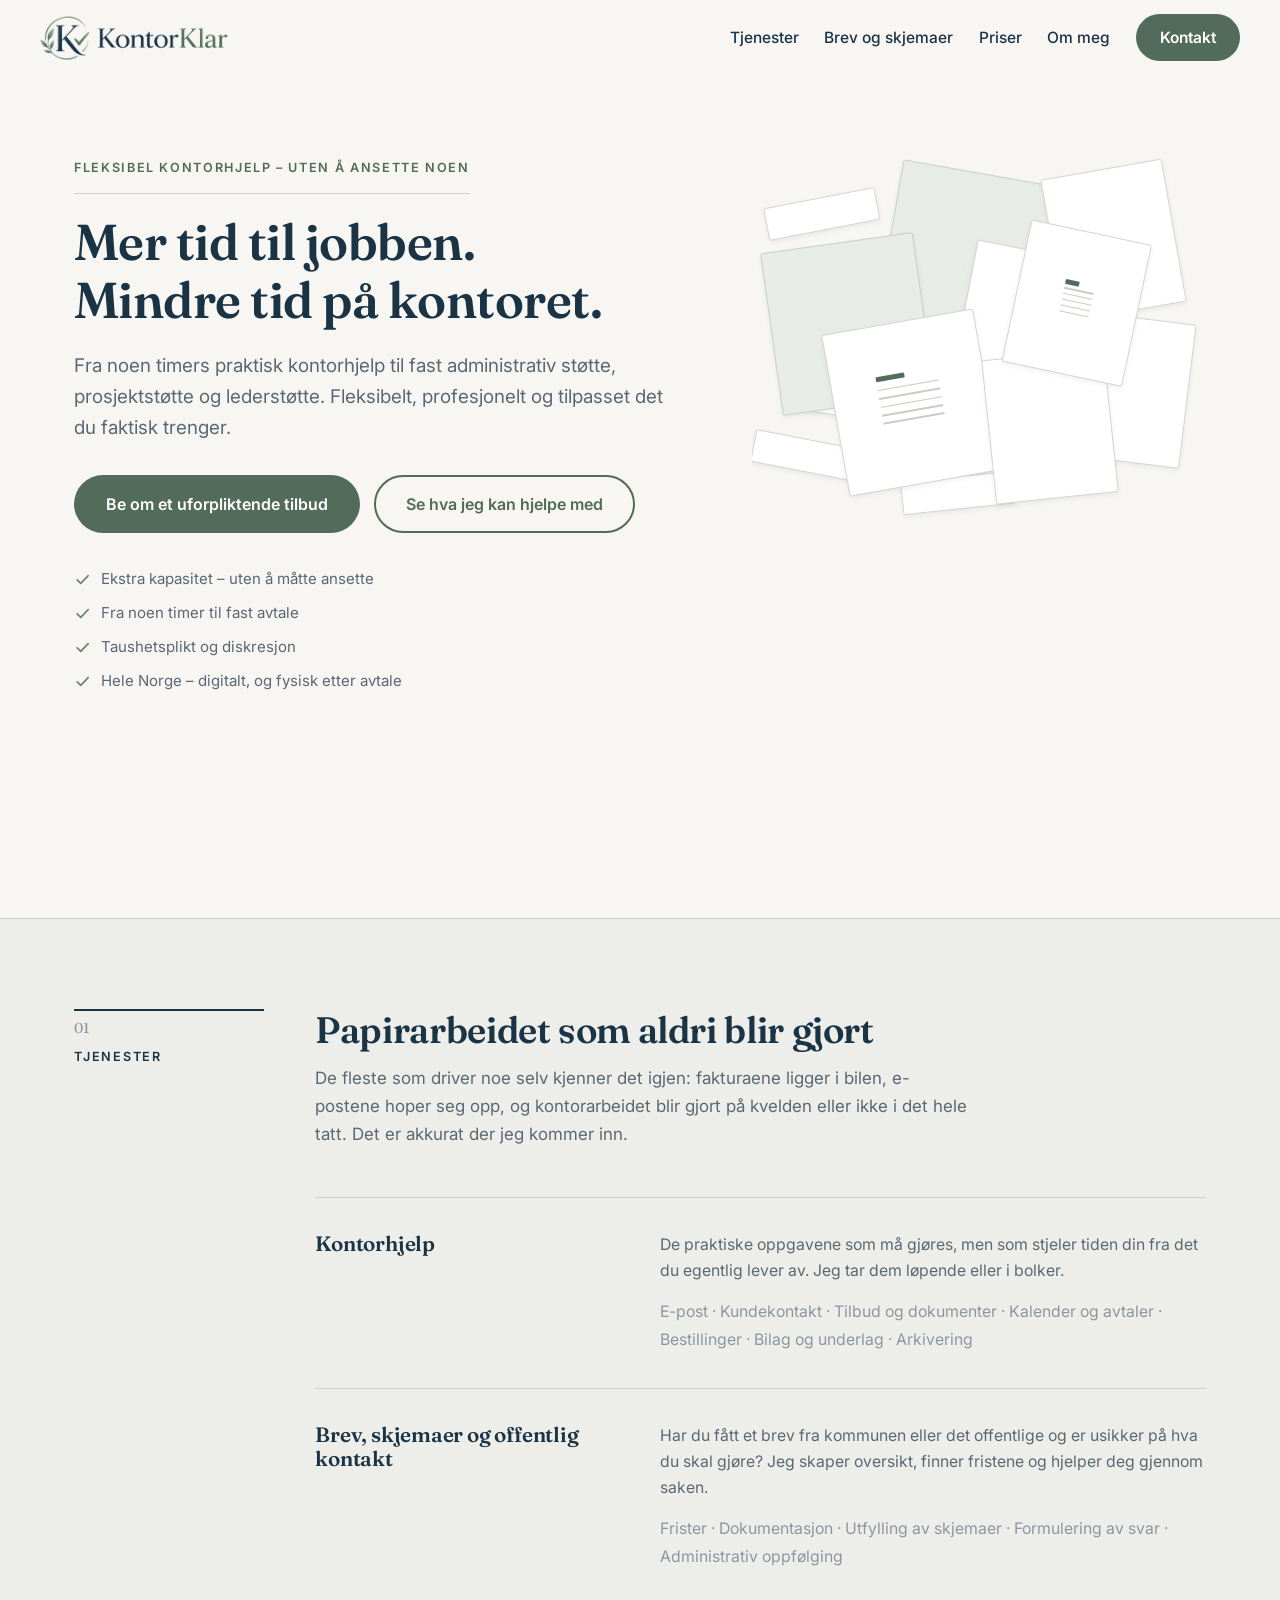
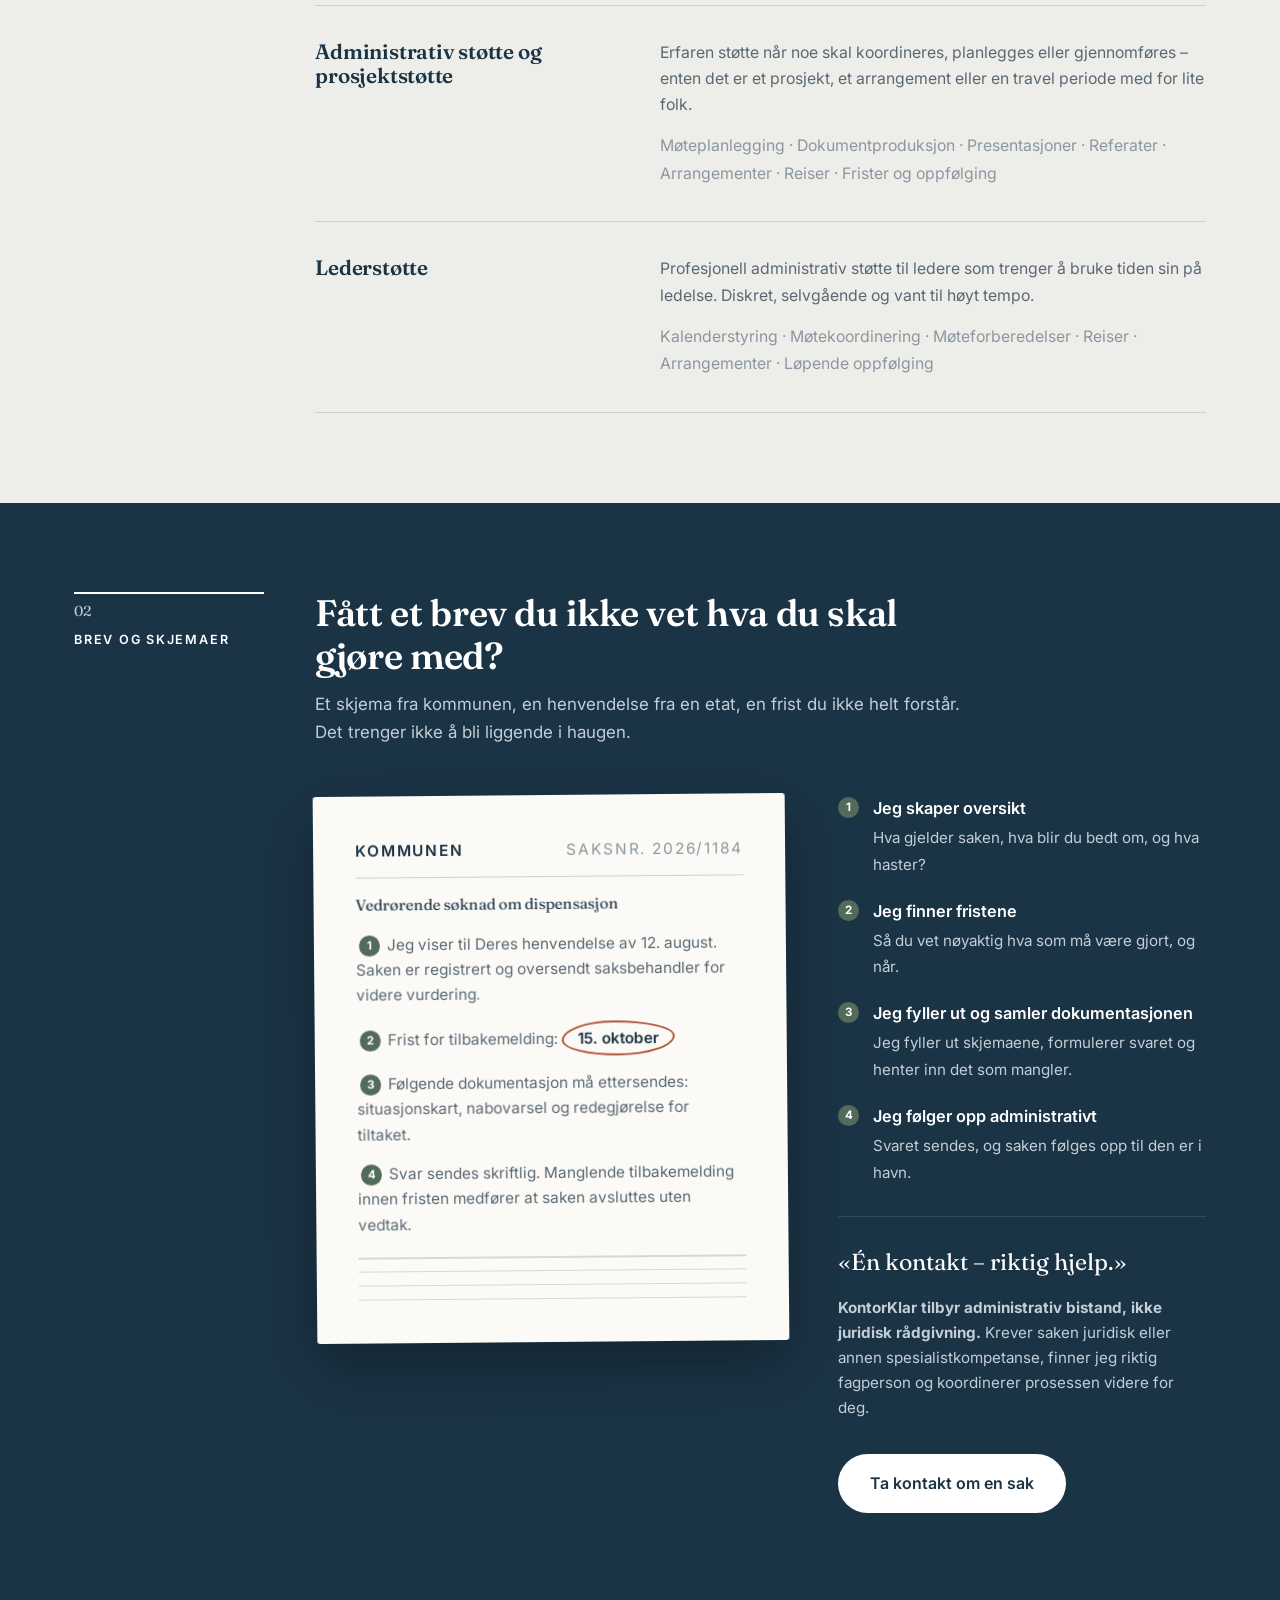
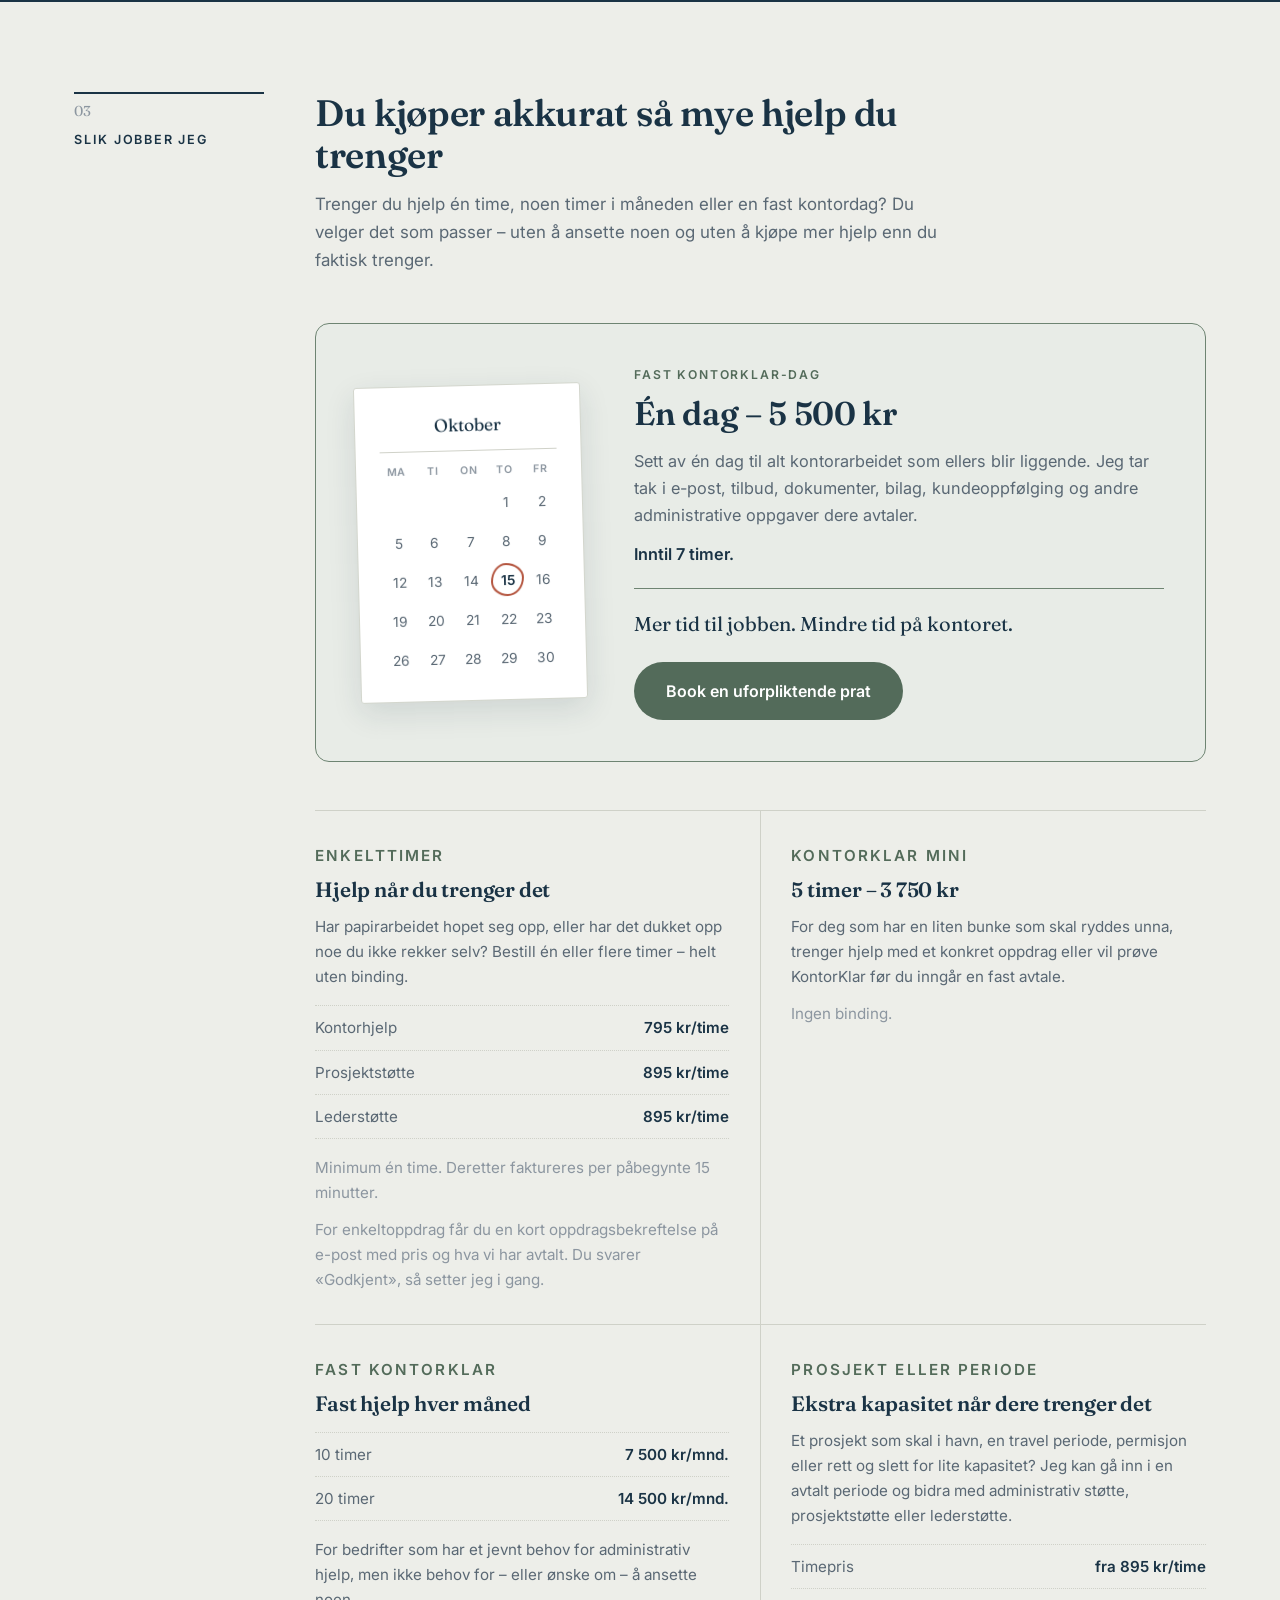
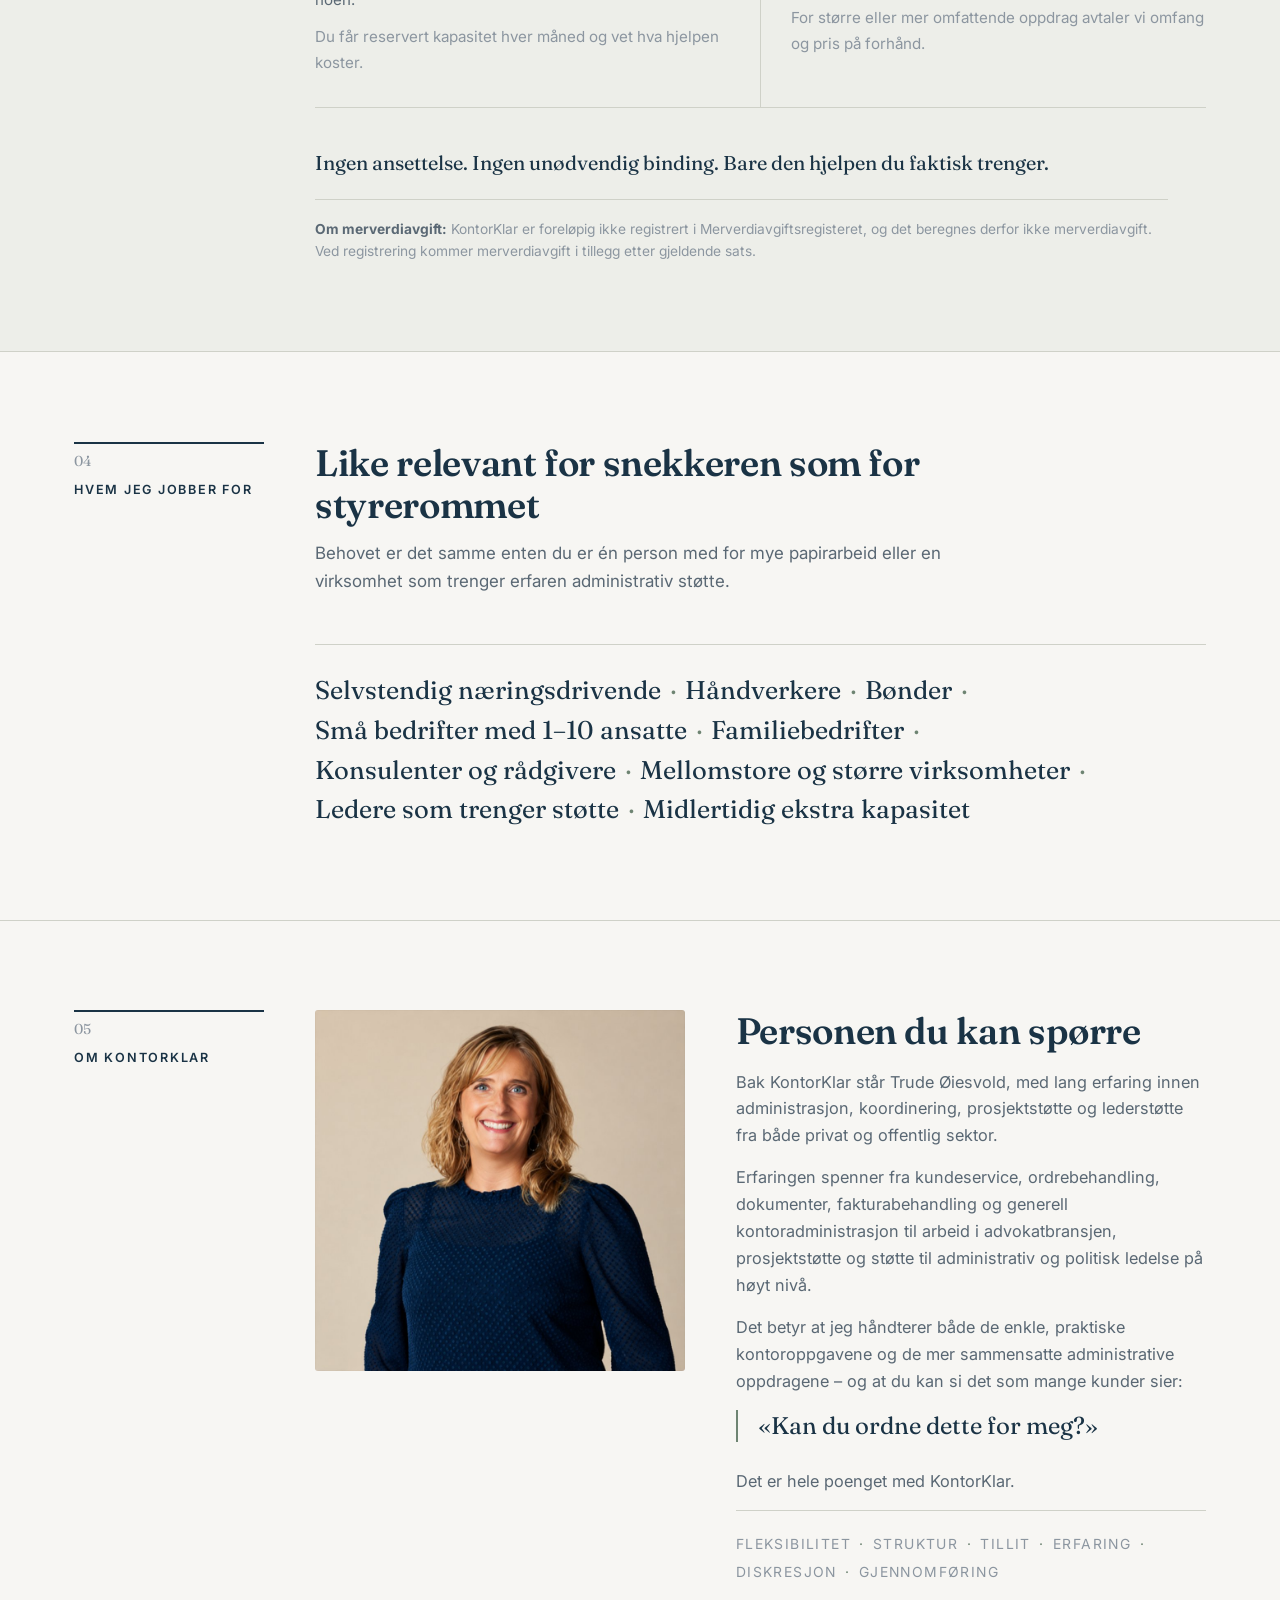
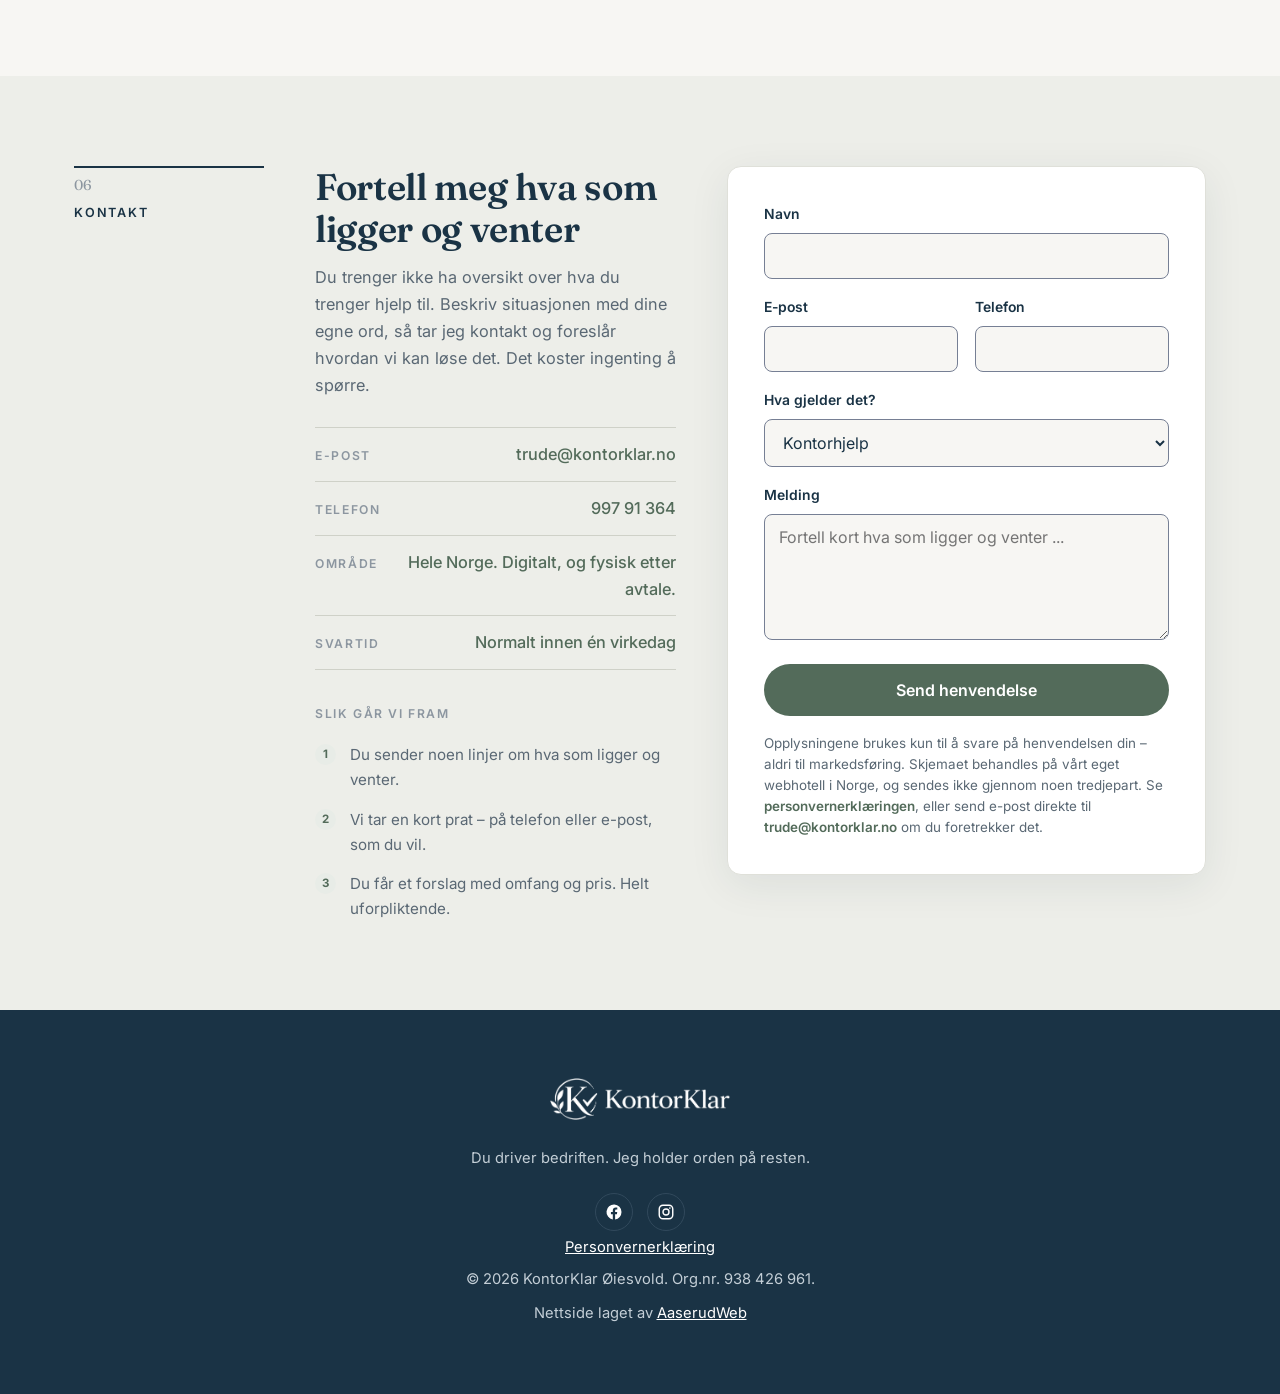
<file: index.html>
<!DOCTYPE html>
<html lang="no">
<head>
<meta charset="UTF-8">
<meta name="viewport" content="width=device-width, initial-scale=1.0">

<title>KontorKlar | Fleksibel kontorhjelp og administrativ støtte</title>
<meta name="description" content="KontorKlar tilbyr fleksibel kontorhjelp, administrativ støtte, prosjektstøtte og lederstøtte – fra noen timer ved behov til fast avtale. For håndverkere, bønder, små bedrifter og større virksomheter.">
<link rel="canonical" href="https://kontorklar.no/">

<!-- Open Graph (deling på Facebook, LinkedIn, m.m.) -->
<meta property="og:type" content="website">
<meta property="og:site_name" content="KontorKlar">
<meta property="og:locale" content="nb_NO">
<meta property="og:title" content="KontorKlar | Fleksibel kontorhjelp og administrativ støtte">
<meta property="og:description" content="Mer tid til jobben. Mindre tid på kontoret. Fra noen timers praktisk kontorhjelp til fast administrativ støtte, prosjektstøtte og lederstøtte.">
<meta property="og:url" content="https://kontorklar.no/">
<meta property="og:image" content="https://kontorklar.no/bilder/og-image.png">
<meta property="og:image:width" content="1200">
<meta property="og:image:height" content="630">
<meta property="og:image:alt" content="KontorKlar – fleksibel kontorhjelp og administrativ støtte">

<!-- Twitter/X -->
<meta name="twitter:card" content="summary_large_image">
<meta name="twitter:title" content="KontorKlar | Fleksibel kontorhjelp og administrativ støtte">
<meta name="twitter:description" content="Mer tid til jobben. Mindre tid på kontoret. Fleksibel kontorhjelp, administrativ støtte, prosjektstøtte og lederstøtte.">
<meta name="twitter:image" content="https://kontorklar.no/bilder/og-image.png">

<link rel="preconnect" href="https://fonts.googleapis.com">
<link rel="preconnect" href="https://fonts.gstatic.com" crossorigin>
<link href="https://fonts.googleapis.com/css2?family=Fraunces:opsz,wght@9..144,500;9..144,600&family=Inter:wght@400;500;600;700&display=swap" rel="stylesheet">
<link rel="stylesheet" href="css/style.css?v=4">

<link rel="icon" type="image/png" href="favicon.png">

<!-- Strukturert data: forteller Google at dette er en lokal tjenestevirksomhet -->
<script type="application/ld+json">
{
  "@context": "https://schema.org",
  "@type": "ProfessionalService",
  "@id": "https://kontorklar.no/#business",
  "name": "KontorKlar",
  "alternateName": "KontorKlar – kontorhjelp og administrativ støtte",
  "description": "Fleksibel kontorhjelp, administrativ støtte, prosjektstøtte og lederstøtte til selvstendig næringsdrivende, håndverkere, bønder, små bedrifter og større virksomheter.",
  "url": "https://kontorklar.no/",
  "image": "https://kontorklar.no/bilder/og-image.png",
  "logo": "https://kontorklar.no/bilder/logo.png",
  "slogan": "Mer tid til jobben. Mindre tid på kontoret.",
  "email": "trude@kontorklar.no",
  "telephone": "+4799791364",
  "priceRange": "795 - 14500 NOK",
  "legalName": "KontorKlar Øiesvold",
  "founder": { "@type": "Person", "name": "Trude Øiesvold" },
  "address": {
    "@type": "PostalAddress",
    "addressLocality": "Lunner",
    "addressRegion": "Innlandet",
    "addressCountry": "NO"
  },
  "sameAs": [
    "https://www.facebook.com/profile.php?id=61594233715940",
    "https://www.instagram.com/kontorklar/"
  ],
  "areaServed": [
    { "@type": "Place", "name": "Lunner" },
    { "@type": "Place", "name": "Hadeland" },
    { "@type": "Country", "name": "Norge" }
  ],
  "knowsAbout": [
    "Kontorhjelp",
    "Administrativ støtte",
    "Prosjektstøtte",
    "Lederstøtte",
    "Utfylling av offentlige skjemaer",
    "Dokumentbehandling"
  ],
  "hasOfferCatalog": {
    "@type": "OfferCatalog",
    "name": "Tjenester og priser",
    "itemListElement": [
      {
        "@type": "Offer",
        "name": "Fast KontorKlar-dag",
        "description": "Én fast dag i måneden, inntil 7 timer.",
        "price": "5500",
        "priceCurrency": "NOK",
        "itemOffered": { "@type": "Service", "name": "Fast KontorKlar-dag" }
      },
      {
        "@type": "Offer",
        "name": "KontorKlar Mini",
        "description": "5 timer, ingen binding.",
        "price": "3750",
        "priceCurrency": "NOK",
        "itemOffered": { "@type": "Service", "name": "Kontorhjelp" }
      },
      {
        "@type": "Offer",
        "name": "Fast KontorKlar 10",
        "description": "10 timer per måned.",
        "price": "7500",
        "priceCurrency": "NOK",
        "itemOffered": { "@type": "Service", "name": "Administrativ støtte" }
      },
      {
        "@type": "Offer",
        "name": "Fast KontorKlar 20",
        "description": "20 timer per måned.",
        "price": "14500",
        "priceCurrency": "NOK",
        "itemOffered": { "@type": "Service", "name": "Administrativ støtte" }
      },
      {
        "@type": "Offer",
        "name": "Kontorhjelp per time",
        "price": "795",
        "priceCurrency": "NOK",
        "unitCode": "HUR",
        "itemOffered": { "@type": "Service", "name": "Kontorhjelp" }
      },
      {
        "@type": "Offer",
        "name": "Prosjektstøtte per time",
        "price": "895",
        "priceCurrency": "NOK",
        "unitCode": "HUR",
        "itemOffered": { "@type": "Service", "name": "Prosjektstøtte" }
      },
      {
        "@type": "Offer",
        "name": "Lederstøtte per time",
        "price": "895",
        "priceCurrency": "NOK",
        "unitCode": "HUR",
        "itemOffered": { "@type": "Service", "name": "Lederstøtte" }
      },
      { "@type": "Offer", "itemOffered": { "@type": "Service", "name": "Brev, skjemaer og offentlig kontakt" } }
    ]
  }
}
</script>
</head>
<body id="topp">

<!-- Lar tastatur- og skjermleserbrukere hoppe rett til innholdet -->
<a href="#innhold" class="skip-link">Hopp til hovedinnhold</a>

<!-- Ikoner som brukes flere steder, definert én gang og hentet med <use> -->
<svg width="0" height="0" style="position:absolute" aria-hidden="true">
  <defs>
    <symbol id="ico-check" viewBox="0 0 24 24">
      <path d="M20 6.5 9.5 17.5 4.5 12.5" fill="none" stroke="currentColor" stroke-width="2.4" stroke-linecap="round" stroke-linejoin="round"/>
    </symbol>
  </defs>
</svg>

<!-- ======== HEADER ======== -->
<header class="site-header" id="siteHeader">
  <a class="logo" href="#topp" aria-label="KontorKlar – til toppen">
    <img class="logo__img" src="bilder/logo.png" width="853" height="200"
         alt="KontorKlar – administrativ støtte og lederstøtte">
  </a>

  <nav class="site-nav" id="siteNav" aria-label="Hovedmeny">
    <a href="#tjenester">Tjenester</a>
    <a href="#offentlig">Brev og skjemaer</a>
    <a href="#slik">Priser</a>
    <a href="#om">Om meg</a>
    <a href="#kontakt" class="nav-cta">Kontakt</a>
  </nav>

  <button class="nav-toggle" id="navToggle" aria-label="Åpne meny" aria-expanded="false" aria-controls="siteNav">
    <span></span><span></span><span></span>
  </button>
</header>

<!-- ======== HERO ======== -->
<section class="hero">
  <div class="hero__grid">
    <div class="hero__inner">
      <p class="hero__eyebrow">Fleksibel kontorhjelp – uten å ansette noen</p>
      <h1>Mer tid til jobben.<br>Mindre tid på kontoret.</h1>
      <p class="hero__lead">
        Fra noen timers praktisk kontorhjelp til fast administrativ støtte,
        prosjektstøtte og lederstøtte. Fleksibelt, profesjonelt og tilpasset
        det du faktisk trenger.
      </p>

      <div class="btn-row">
        <a class="btn btn--primary" href="#kontakt">Be om et uforpliktende tilbud</a>
        <a class="btn btn--ghost" href="#tjenester">Se hva jeg kan hjelpe med</a>
      </div>

      <ul class="hero__points">
        <li><svg aria-hidden="true"><use href="#ico-check"></use></svg> Ekstra kapasitet – uten å måtte ansette</li>
        <li><svg aria-hidden="true"><use href="#ico-check"></use></svg> Fra noen timer til fast avtale</li>
        <li><svg aria-hidden="true"><use href="#ico-check"></use></svg> Taushetsplikt og diskresjon</li>
        <li><svg aria-hidden="true"><use href="#ico-check"></use></svg> Hele Norge – digitalt, og fysisk etter avtale</li>
      </ul>
    </div>

    <!-- Haugen som sorterer seg. Arkene står ferdig sortert her; main.js
         sprer dem ut ved sidelast og lar dem falle på plass mens man
         ruller gjennom hero-en. Uten JS ligger de bare sortert med én gang. -->
    <div class="hero__scene" id="haugScene">
      <div class="haug" id="haug" aria-hidden="true">
        <span class="ark ark--slipp" style="left:-0.6%;top:67.0%;width:25%;height:9%" data-dx="3.6" data-dy="-55.0" data-r="-11"></span>
        <span class="ark ark--slipp" style="left:0.6%;top:65.8%;width:25%;height:9%" data-dx="7.4" data-dy="-3.8" data-r="9"></span>
        <span class="ark ark--slipp" style="left:-0.6%;top:64.6%;width:25%;height:9%" data-dx="33.6" data-dy="22.4" data-r="-6"></span>
        <span class="ark ark--slipp" style="left:0.6%;top:63.4%;width:25%;height:9%" data-dx="-0.6" data-dy="13.6" data-r="11"></span>
        <span class="ark ark--slipp ark--topp" style="left:-0.6%;top:62.2%;width:25%;height:9%" data-dx="44.6" data-dy="8.8" data-r="-9"><span class="ark__linjer"></span></span>
        <span class="ark ark--konvolutt" style="left:30.4%;top:32.0%;width:34%;height:44%" data-dx="-0.4" data-dy="-27.0" data-r="10"></span>
        <span class="ark ark--konvolutt" style="left:31.6%;top:31.0%;width:34%;height:44%" data-dx="-27.6" data-dy="-7.0" data-r="-8"></span>
        <span class="ark" style="left:30.4%;top:30.0%;width:34%;height:44%" data-dx="15.6" data-dy="-3.0" data-r="11"></span>
        <span class="ark ark--topp" style="left:31.6%;top:29.0%;width:34%;height:44%" data-dx="-13.6" data-dy="16.0" data-r="-10"><span class="ark__hode"></span><span class="ark__linjer"></span></span>
        <span class="ark" style="left:70.4%;top:37.0%;width:27%;height:39%" data-dx="-4.4" data-dy="-33.0" data-r="-10"></span>
        <span class="ark" style="left:71.6%;top:36.0%;width:27%;height:39%" data-dx="-2.6" data-dy="8.0" data-r="7"></span>
        <span class="ark" style="left:70.4%;top:35.0%;width:27%;height:39%" data-dx="-18.4" data-dy="19.0" data-r="-6"></span>
        <span class="ark ark--topp" style="left:71.6%;top:34.0%;width:27%;height:39%" data-dx="-13.6" data-dy="-13.0" data-r="12"><span class="ark__hode"></span><span class="ark__linjer"></span></span>
        <p class="haug__merkelapp" style="left:0%">Bilag</p>
        <p class="haug__merkelapp" style="left:31%">Brev</p>
        <p class="haug__merkelapp" style="left:71%">Skjema</p>
      </div>
    </div>
  </div>
</section>

<main id="innhold" tabindex="-1">

  <!-- ======== 01 TJENESTER ======== -->
  <section id="tjenester" class="doc doc--alt">
    <div class="doc__inner">
      <div class="doc__rail">
        <span class="doc__num">01</span>
        <p class="doc__label">Tjenester</p>
      </div>

      <div class="doc__body">
        <div class="doc__head reveal">
          <h2>Papirarbeidet som aldri blir gjort</h2>
          <p>
            De fleste som driver noe selv kjenner det igjen: fakturaene ligger i
            bilen, e-postene hoper seg opp, og kontorarbeidet blir gjort på
            kvelden eller ikke i det hele tatt. Det er akkurat der jeg kommer inn.
          </p>
        </div>

        <div class="register">
          <article class="post reveal">
            <h3>Kontorhjelp</h3>
            <div>
              <p>
                De praktiske oppgavene som må gjøres, men som stjeler tiden din
                fra det du egentlig lever av. Jeg tar dem løpende eller i bolker.
              </p>
              <p class="post__stikk">
                E-post · Kundekontakt · Tilbud og dokumenter · Kalender og
                avtaler · Bestillinger · Bilag og underlag · Arkivering
              </p>
            </div>
          </article>

          <article class="post reveal">
            <h3>Brev, skjemaer og offentlig kontakt</h3>
            <div>
              <p>
                Har du fått et brev fra kommunen eller det offentlige og er
                usikker på hva du skal gjøre? Jeg skaper oversikt, finner
                fristene og hjelper deg gjennom saken.
              </p>
              <p class="post__stikk">
                Frister · Dokumentasjon · Utfylling av skjemaer · Formulering av
                svar · Administrativ oppfølging
              </p>
            </div>
          </article>

          <article class="post reveal">
            <h3>Administrativ støtte og prosjektstøtte</h3>
            <div>
              <p>
                Erfaren støtte når noe skal koordineres, planlegges eller
                gjennomføres – enten det er et prosjekt, et arrangement eller en
                travel periode med for lite folk.
              </p>
              <p class="post__stikk">
                Møteplanlegging · Dokumentproduksjon · Presentasjoner ·
                Referater · Arrangementer · Reiser · Frister og oppfølging
              </p>
            </div>
          </article>

          <article class="post reveal">
            <h3>Lederstøtte</h3>
            <div>
              <p>
                Profesjonell administrativ støtte til ledere som trenger å bruke
                tiden sin på ledelse. Diskret, selvgående og vant til høyt tempo.
              </p>
              <p class="post__stikk">
                Kalenderstyring · Møtekoordinering · Møteforberedelser · Reiser ·
                Arrangementer · Løpende oppfølging
              </p>
            </div>
          </article>
        </div>
      </div>
    </div>
  </section>

  <!-- ======== 02 BREVET FRA KOMMUNEN ========
       Det mest særegne tilbudet, vist som det faktisk ser ut: et brev med
       en frist, og fire notater i margen som forklarer hva jeg gjør med det.
       Tallene i brevet svarer til notatene ved siden av. -->
  <section id="offentlig" class="brev-seksjon">
    <div class="doc__inner">
      <div class="doc__rail">
        <span class="doc__num">02</span>
        <p class="doc__label">Brev og skjemaer</p>
      </div>

      <div class="doc__body">
        <div class="doc__head reveal">
          <h2>Fått et brev du ikke vet hva du skal gjøre med?</h2>
          <p>
            Et skjema fra kommunen, en henvendelse fra en etat, en frist du ikke
            helt forstår. Det trenger ikke å bli liggende i haugen.
          </p>
        </div>

        <div class="brev reveal">
          <div class="brev__ark">
            <p class="brev__hode">
              <strong>Kommunen</strong>
              <span>Saksnr. 2026/1184</span>
            </p>
            <p class="brev__tittel">Vedrørende søknad om dispensasjon</p>
            <p>
              <span class="merke">1</span>
              Jeg viser til Deres henvendelse av 12. august. Saken er registrert
              og oversendt saksbehandler for videre vurdering.
            </p>
            <p>
              <span class="merke">2</span>
              Frist for tilbakemelding:
              <span class="brev__frist">15. oktober</span>
            </p>
            <p>
              <span class="merke">3</span>
              Følgende dokumentasjon må ettersendes: situasjonskart, nabovarsel
              og redegjørelse for tiltaket.
            </p>
            <p>
              <span class="merke">4</span>
              Svar sendes skriftlig. Manglende tilbakemelding innen fristen
              medfører at saken avsluttes uten vedtak.
            </p>
            <div class="brev__fyll" aria-hidden="true"></div>
          </div>

          <div>
            <ol class="notat">
              <li>
                <span class="merke" aria-hidden="true">1</span>
                <span>
                  <strong>Jeg skaper oversikt</strong>
                  <span class="notat__tekst">Hva gjelder saken, hva blir du bedt om, og hva haster?</span>
                </span>
              </li>
              <li>
                <span class="merke" aria-hidden="true">2</span>
                <span>
                  <strong>Jeg finner fristene</strong>
                  <span class="notat__tekst">Så du vet nøyaktig hva som må være gjort, og når.</span>
                </span>
              </li>
              <li>
                <span class="merke" aria-hidden="true">3</span>
                <span>
                  <strong>Jeg fyller ut og samler dokumentasjonen</strong>
                  <span class="notat__tekst">Jeg fyller ut skjemaene, formulerer svaret og henter inn det som mangler.</span>
                </span>
              </li>
              <li>
                <span class="merke" aria-hidden="true">4</span>
                <span>
                  <strong>Jeg følger opp administrativt</strong>
                  <span class="notat__tekst">Svaret sendes, og saken følges opp til den er i havn.</span>
                </span>
              </li>
            </ol>

            <div class="notat__slutt">
              <blockquote>«Én kontakt&nbsp;– riktig hjelp.»</blockquote>
              <p>
                <strong>KontorKlar tilbyr administrativ bistand, ikke juridisk
                rådgivning.</strong> Krever saken juridisk eller annen
                spesialistkompetanse, finner jeg riktig fagperson og koordinerer
                prosessen videre for deg.
              </p>
              <a class="btn btn--light" href="#kontakt">Ta kontakt om en sak</a>
            </div>
          </div>
        </div>
      </div>
    </div>
  </section>

  <!-- ======== 03 SLIK JOBBER JEG ========
       Fem tilbud i én seksjon. Fast KontorKlar-dag ligger øverst som
       fremhevet panel – det er signaturtjenesten, og skal ha mest vekt.
       Kalenderbladet ringer rundt dagen med samme håndtegnede form som
       fristen i brevet i seksjon 02. -->
  <section id="slik" class="doc doc--alt">
    <div class="doc__inner">
      <div class="doc__rail">
        <span class="doc__num">03</span>
        <p class="doc__label">Slik jobber jeg</p>
      </div>

      <div class="doc__body">
        <div class="doc__head reveal">
          <h2>Du kjøper akkurat så mye hjelp du trenger</h2>
          <p>
            Trenger du hjelp én time, noen timer i måneden eller en fast
            kontordag? Du velger det som passer – uten å ansette noen og uten å
            kjøpe mer hjelp enn du faktisk trenger.
          </p>
        </div>

        <article class="utvalgt reveal">
            <div class="kal" aria-hidden="true">
              <p class="kal__hode">Oktober</p>
              <div class="kal__uke">
                <span>ma</span><span>ti</span><span>on</span><span>to</span><span>fr</span>
              </div>
              <div class="kal__rutenett">
              <span></span>
              <span></span>
              <span></span>
              <span>1</span>
              <span>2</span>
              <span>5</span>
              <span>6</span>
              <span>7</span>
              <span>8</span>
              <span>9</span>
              <span>12</span>
              <span>13</span>
              <span>14</span>
              <span class="kal__dag">15</span>
              <span>16</span>
              <span>19</span>
              <span>20</span>
              <span>21</span>
              <span>22</span>
              <span>23</span>
              <span>26</span>
              <span>27</span>
              <span>28</span>
              <span>29</span>
              <span>30</span>
              </div>
            </div>
          <div class="utvalgt__tekst">
            <p class="utvalgt__merke">Fast KontorKlar-dag</p>
            <h3>Én dag – 5 500 kr</h3>
            <p>
              Sett av én dag til alt kontorarbeidet som ellers blir liggende.
              Jeg tar tak i e-post, tilbud, dokumenter, bilag, kundeoppfølging
              og andre administrative oppgaver dere avtaler.
            </p>
            <p class="utvalgt__vilkaar">Inntil 7 timer.</p>
            <p class="utvalgt__slagord">Mer tid til jobben. Mindre tid på kontoret.</p>
            <a class="btn btn--primary" href="#kontakt">Book en uforpliktende prat</a>
          </div>
        </article>

        <div class="tilbud">

          <article class="tilbud__kort reveal">
            <p class="tilbud__merke">Enkelttimer</p>
            <h3>Hjelp når du trenger det</h3>
            <p>
              Har papirarbeidet hopet seg opp, eller har det dukket opp noe du
              ikke rekker selv? Bestill én eller flere timer – helt uten binding.
            </p>
            <div class="prisrad">
              <div><span>Kontorhjelp</span><strong>795 kr/time</strong></div>
              <div><span>Prosjektstøtte</span><strong>895 kr/time</strong></div>
              <div><span>Lederstøtte</span><strong>895 kr/time</strong></div>
            </div>
            <p class="tilbud__note">
              Minimum én time. Deretter faktureres per påbegynte 15 minutter.
            </p>
            <p class="tilbud__note">
              For enkeltoppdrag får du en kort oppdragsbekreftelse på e-post med
              pris og hva vi har avtalt. Du svarer «Godkjent», så setter jeg i gang.
            </p>
          </article>

          <article class="tilbud__kort reveal">
            <p class="tilbud__merke">KontorKlar Mini</p>
            <h3>5 timer – 3 750 kr</h3>
            <p>
              For deg som har en liten bunke som skal ryddes unna, trenger hjelp
              med et konkret oppdrag eller vil prøve KontorKlar før du inngår en
              fast avtale.
            </p>
            <p class="tilbud__note">Ingen binding.</p>
          </article>

          <article class="tilbud__kort reveal">
            <p class="tilbud__merke">Fast KontorKlar</p>
            <h3>Fast hjelp hver måned</h3>
            <div class="prisrad">
              <div><span>10 timer</span><strong>7 500 kr/mnd.</strong></div>
              <div><span>20 timer</span><strong>14 500 kr/mnd.</strong></div>
            </div>
            <p>
              For bedrifter som har et jevnt behov for administrativ hjelp, men
              ikke behov for – eller ønske om – å ansette noen.
            </p>
            <p class="tilbud__note">
              Du får reservert kapasitet hver måned og vet hva hjelpen koster.
            </p>
          </article>

          <article class="tilbud__kort reveal">
            <p class="tilbud__merke">Prosjekt eller periode</p>
            <h3>Ekstra kapasitet når dere trenger det</h3>
            <p>
              Et prosjekt som skal i havn, en travel periode, permisjon eller
              rett og slett for lite kapasitet? Jeg kan gå inn i en avtalt
              periode og bidra med administrativ støtte, prosjektstøtte eller
              lederstøtte.
            </p>
            <div class="prisrad">
              <div><span>Timepris</span><strong>fra 895 kr/time</strong></div>
            </div>
            <p class="tilbud__note">
              For større eller mer omfattende oppdrag avtaler vi omfang og pris
              på forhånd.
            </p>
          </article>

        </div>

        <p class="slik__punkt reveal">
          Ingen ansettelse. Ingen unødvendig binding. Bare den hjelpen du
          faktisk trenger.
        </p>

        <p class="mva reveal">
          <strong>Om merverdiavgift:</strong> KontorKlar er foreløpig ikke
          registrert i Merverdiavgiftsregisteret, og det beregnes derfor ikke
          merverdiavgift. Ved registrering kommer merverdiavgift i tillegg etter
          gjeldende sats.
        </p>
      </div>
    </div>
  </section>

  <!-- ======== 04 HVEM ======== -->
  <section id="hvem" class="doc doc--linje">
    <div class="doc__inner">
      <div class="doc__rail">
        <span class="doc__num">04</span>
        <p class="doc__label">Hvem jeg jobber for</p>
      </div>

      <div class="doc__body">
        <div class="doc__head reveal">
          <h2>Like relevant for snekkeren som for styrerommet</h2>
          <p>
            Behovet er det samme enten du er én person med for mye papirarbeid
            eller en virksomhet som trenger erfaren administrativ støtte.
          </p>
        </div>

        <p class="termer reveal"><span>Selvstendig næringsdrivende</span> <i>·</i> <span>Håndverkere</span> <i>·</i> <span>Bønder</span> <i>·</i> <span>Små bedrifter med 1–10 ansatte</span> <i>·</i> <span>Familiebedrifter</span> <i>·</i> <span>Konsulenter og rådgivere</span> <i>·</i> <span>Mellomstore og større virksomheter</span> <i>·</i> <span>Ledere som trenger støtte</span> <i>·</i> <span>Midlertidig ekstra kapasitet</span></p>
      </div>
    </div>
  </section>

  <!-- ======== 05 OM TRUDE ======== -->
  <section id="om" class="doc doc--linje">
    <div class="doc__inner">
      <div class="doc__rail">
        <span class="doc__num">05</span>
        <p class="doc__label">Om KontorKlar</p>
      </div>

      <div class="doc__body">
        <div class="om">
          <figure class="om__figur reveal">
            <img class="om__foto" src="bilder/trude.jpg" width="900" height="878"
                 alt="Trude Øiesvold, KontorKlar" loading="lazy">
          </figure>

          <div class="om__tekst reveal">
            <h2>Personen du kan spørre</h2>
            <p style="margin-top:16px">
              Bak KontorKlar står Trude Øiesvold, med lang erfaring innen
              administrasjon, koordinering, prosjektstøtte og lederstøtte fra
              både privat og offentlig sektor.
            </p>
            <p>
              Erfaringen spenner fra kundeservice, ordrebehandling, dokumenter,
              fakturabehandling og generell kontoradministrasjon til arbeid i
              advokatbransjen, prosjektstøtte og støtte til administrativ og
              politisk ledelse på høyt nivå.
            </p>
            <p>
              Det betyr at jeg håndterer både de enkle, praktiske
              kontoroppgavene og de mer sammensatte administrative oppdragene –
              og at du kan si det som mange kunder sier:
            </p>

            <p class="om__sitat">«Kan du ordne dette for meg?»</p>

            <p>Det er hele poenget med KontorKlar.</p>

            <p class="verdier">Fleksibilitet <i>·</i> Struktur <i>·</i> Tillit <i>·</i> Erfaring <i>·</i> Diskresjon <i>·</i> Gjennomføring</p>
          </div>
        </div>
      </div>
    </div>
  </section>

  <!-- ======== 06 KONTAKT ======== -->
  <section id="kontakt" class="doc doc--alt">
    <div class="doc__inner">
      <div class="doc__rail">
        <span class="doc__num">06</span>
        <p class="doc__label">Kontakt</p>
      </div>

      <div class="doc__body">
        <div class="kontakt">
          <div class="reveal">
            <h2>Fortell meg hva som ligger og venter</h2>
            <p style="margin-top:14px">
              Du trenger ikke ha oversikt over hva du trenger hjelp til. Beskriv
              situasjonen med dine egne ord, så tar jeg kontakt og foreslår
              hvordan vi kan løse det. Det koster ingenting å spørre.
            </p>

            <ul class="contact-list">
              <li>
                <strong>E-post</strong>
                <a href="mailto:trude@kontorklar.no">trude@kontorklar.no</a>
              </li>
              <li>
                <strong>Telefon</strong>
                <a href="tel:+4799791364">997 91 364</a>
              </li>
              <li>
                <strong>Område</strong>
                <span>Hele Norge. Digitalt, og fysisk etter avtale.</span>
              </li>
              <li>
                <strong>Svartid</strong>
                <span>Normalt innen én virkedag</span>
              </li>
            </ul>

            <div class="contact-steps">
              <p class="contact-steps__head">Slik går vi fram</p>
              <ol>
                <li>Du sender noen linjer om hva som ligger og venter.</li>
                <li>Vi tar en kort prat – på telefon eller e-post, som du vil.</li>
                <li>Du får et forslag med omfang og pris. Helt uforpliktende.</li>
              </ol>
            </div>
          </div>

        <!-- Sendes til send.php på vårt eget webhotell. Ingen tredjepart,
             og opplysningene forlater aldri norske servere. Fungerer helt
             uten JavaScript. NB: PHP kjører ikke på GitHub Pages, så
             skjemaet virker først når filene ligger hos domene.no. -->
        <form class="contact-form reveal" action="send.php" method="POST">
          <!-- Honningkrukke: fylles kun ut av roboter -->
          <input type="text" name="_honey" style="display:none" tabindex="-1" autocomplete="off">

          <div class="form-row">
            <label for="f-navn">Navn</label>
            <input id="f-navn" type="text" name="navn" required autocomplete="name">
          </div>

          <div class="form-row form-row--split">
            <div>
              <label for="f-epost">E-post</label>
              <input id="f-epost" type="email" name="epost" required autocomplete="email">
            </div>
            <div>
              <label for="f-telefon">Telefon</label>
              <input id="f-telefon" type="tel" name="telefon" autocomplete="tel">
            </div>
          </div>

          <div class="form-row">
            <label for="f-emne">Hva gjelder det?</label>
            <select id="f-emne" name="emne">
              <option>Kontorhjelp</option>
              <option>Brev eller skjema fra det offentlige</option>
              <option>Administrativ støtte eller prosjektstøtte</option>
              <option>Lederstøtte</option>
              <option>Vet ikke helt – trenger å snakke med noen</option>
            </select>
          </div>

          <div class="form-row">
            <label for="f-melding">Melding</label>
            <textarea id="f-melding" name="melding" rows="5" required
                      placeholder="Fortell kort hva som ligger og venter ..."></textarea>
          </div>

          <button type="submit" class="btn btn--primary btn--full">Send henvendelse</button>

          <p class="form-note">
            Opplysningene brukes kun til å svare på henvendelsen din – aldri til
            markedsføring. Skjemaet behandles på vårt eget webhotell i Norge, og
            sendes ikke gjennom noen tredjepart. Se
            <a href="personvern.html">personvernerklæringen</a>, eller send
            e-post direkte til
            <a href="mailto:trude@kontorklar.no">trude@kontorklar.no</a> om du
            foretrekker det.
          </p>
        </form>
        </div>
      </div>
    </div>
  </section>

</main>

<!-- ======== FOOTER ======== -->
<footer class="site-footer">
  <div class="footer__brand">
    <img src="bilder/logo-lys.png" width="853" height="200" alt="KontorKlar" loading="lazy">
  </div>
  <p class="footer__tagline">Du driver bedriften. Jeg holder orden på resten.</p>
  <div class="footer__sosialt">
    <a href="https://www.facebook.com/profile.php?id=61594233715940" target="_blank" rel="noopener" aria-label="KontorKlar på Facebook">
      <svg viewBox="0 0 24 24" fill="currentColor" aria-hidden="true">
        <path d="M22 12a10 10 0 1 0-11.6 9.9v-7H7.9V12h2.5V9.8c0-2.5 1.5-3.9 3.8-3.9 1.1 0 2.2.2 2.2.2v2.5h-1.3c-1.2 0-1.6.8-1.6 1.6V12h2.8l-.4 2.9h-2.4v7A10 10 0 0 0 22 12z"/>
      </svg>
    </a>
    <a href="https://www.instagram.com/kontorklar/" target="_blank" rel="noopener" aria-label="KontorKlar på Instagram">
      <svg viewBox="0 0 24 24" fill="none" stroke="currentColor" stroke-width="1.9" aria-hidden="true">
        <rect x="3" y="3" width="18" height="18" rx="5"/>
        <circle cx="12" cy="12" r="4"/>
        <circle cx="17.2" cy="6.8" r="1.1" fill="currentColor" stroke="none"/>
      </svg>
    </a>
  </div>
  <p class="footer__legal"><a href="personvern.html">Personvernerklæring</a></p>
  <p class="footer__copy">© <span id="year">2026</span> KontorKlar Øiesvold. Org.nr. 938 426 961.</p>
  <p class="footer__credit">Nettside laget av <a href="https://aaserudweb.no" target="_blank" rel="noopener">AaserudWeb</a></p>
</footer>

<script src="js/main.js?v=4"></script>
</body>
</html>
</file>
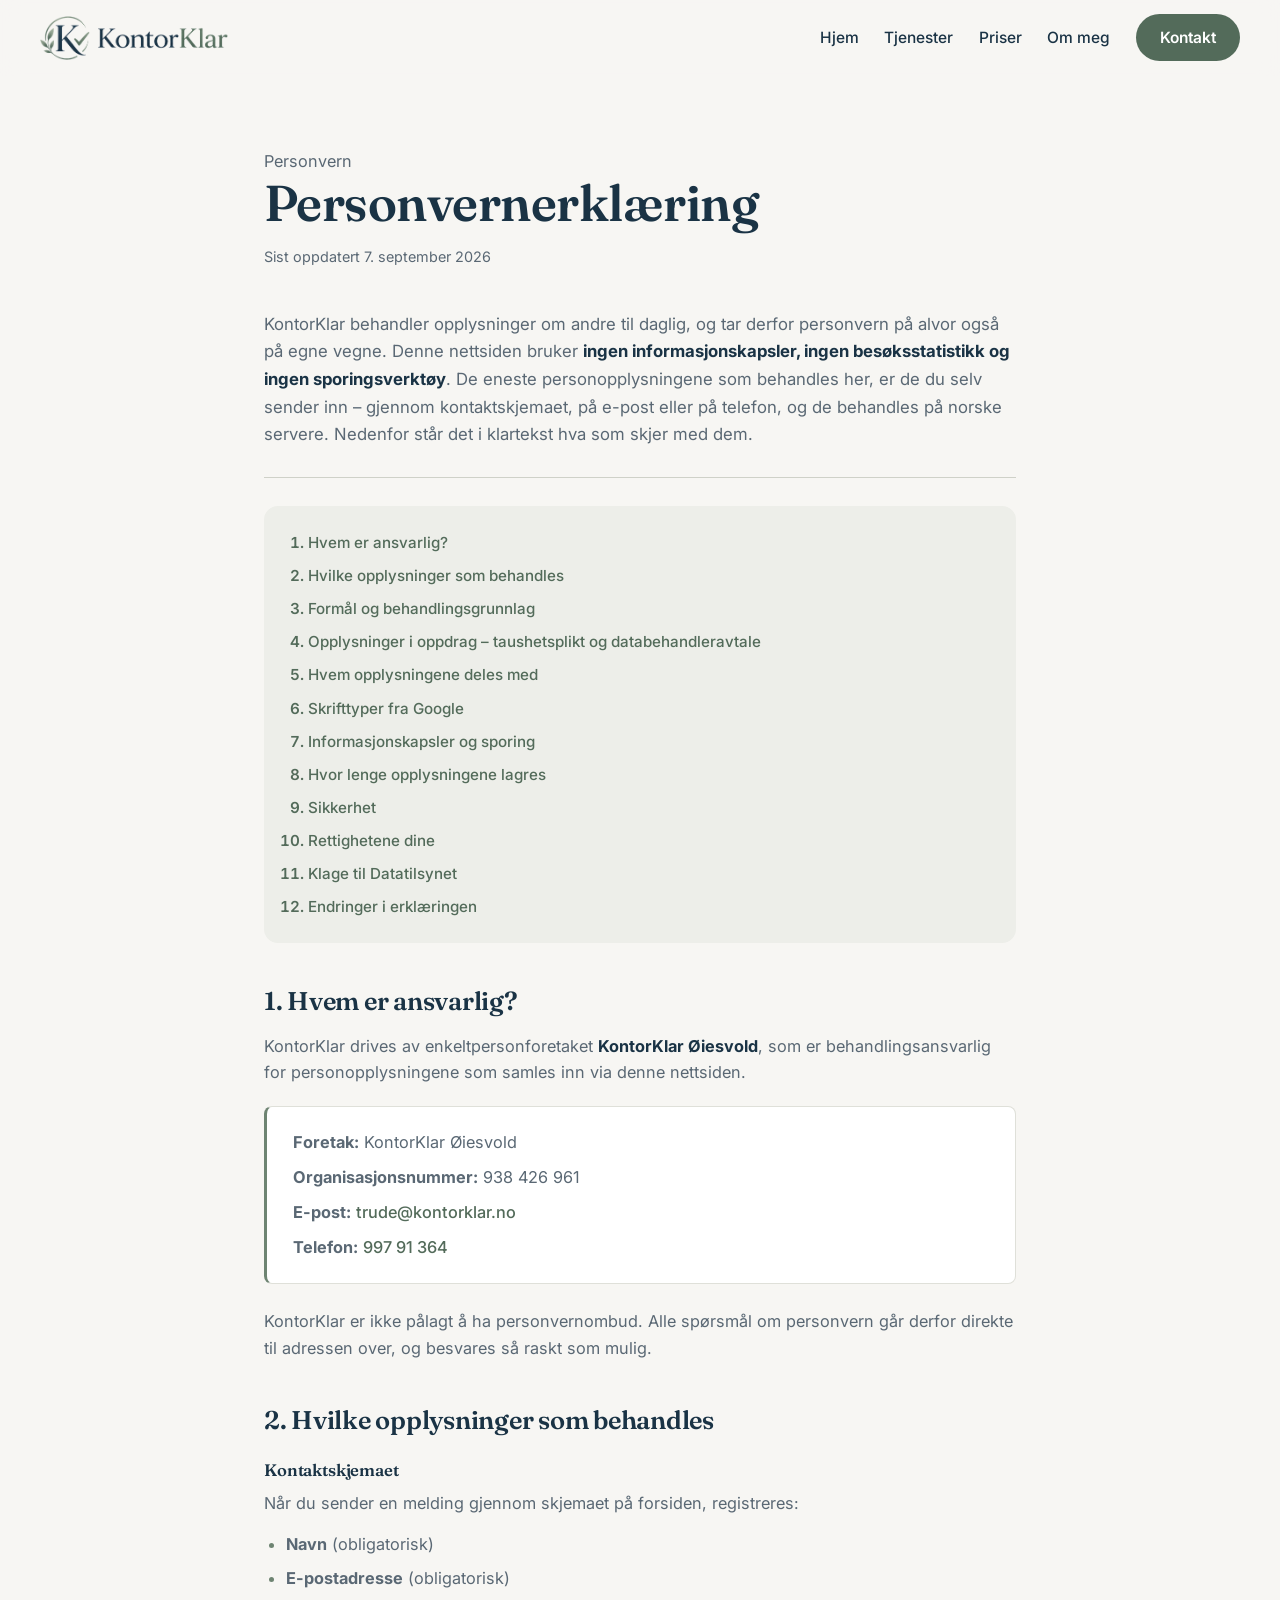
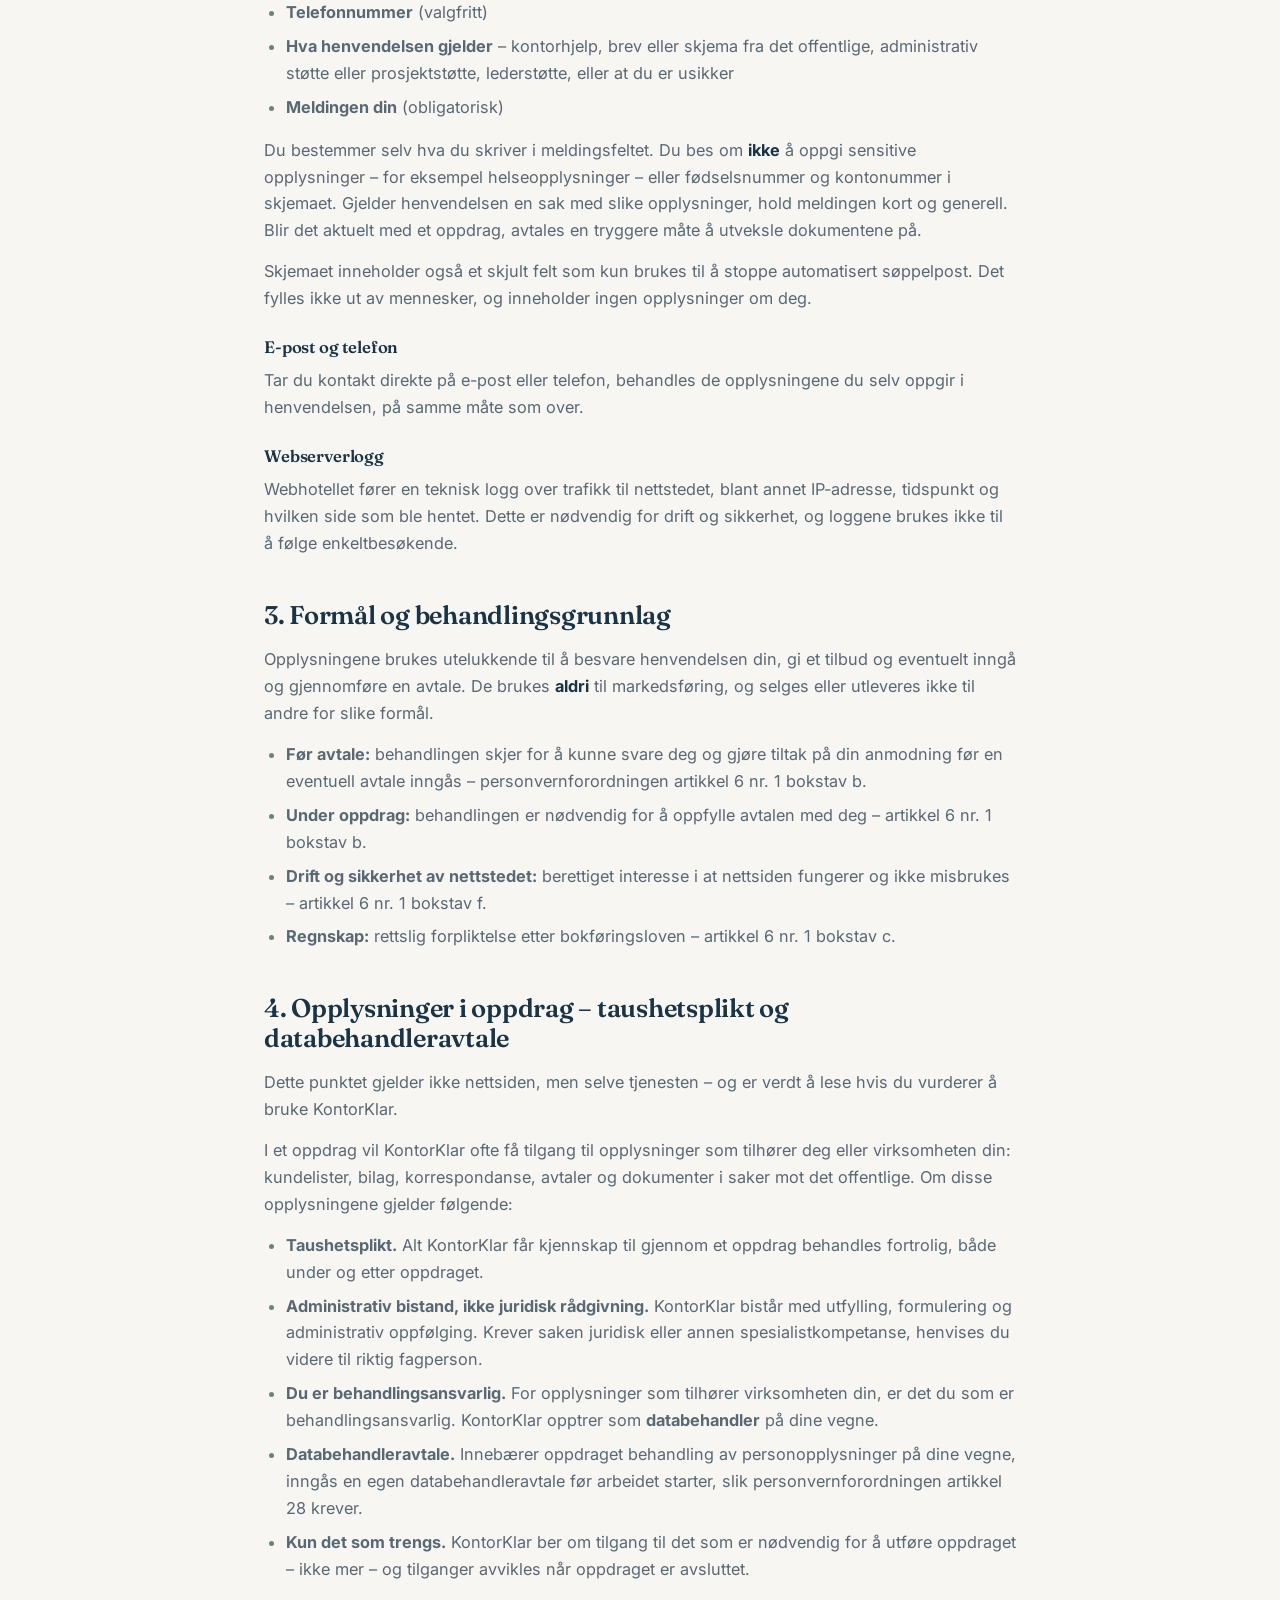
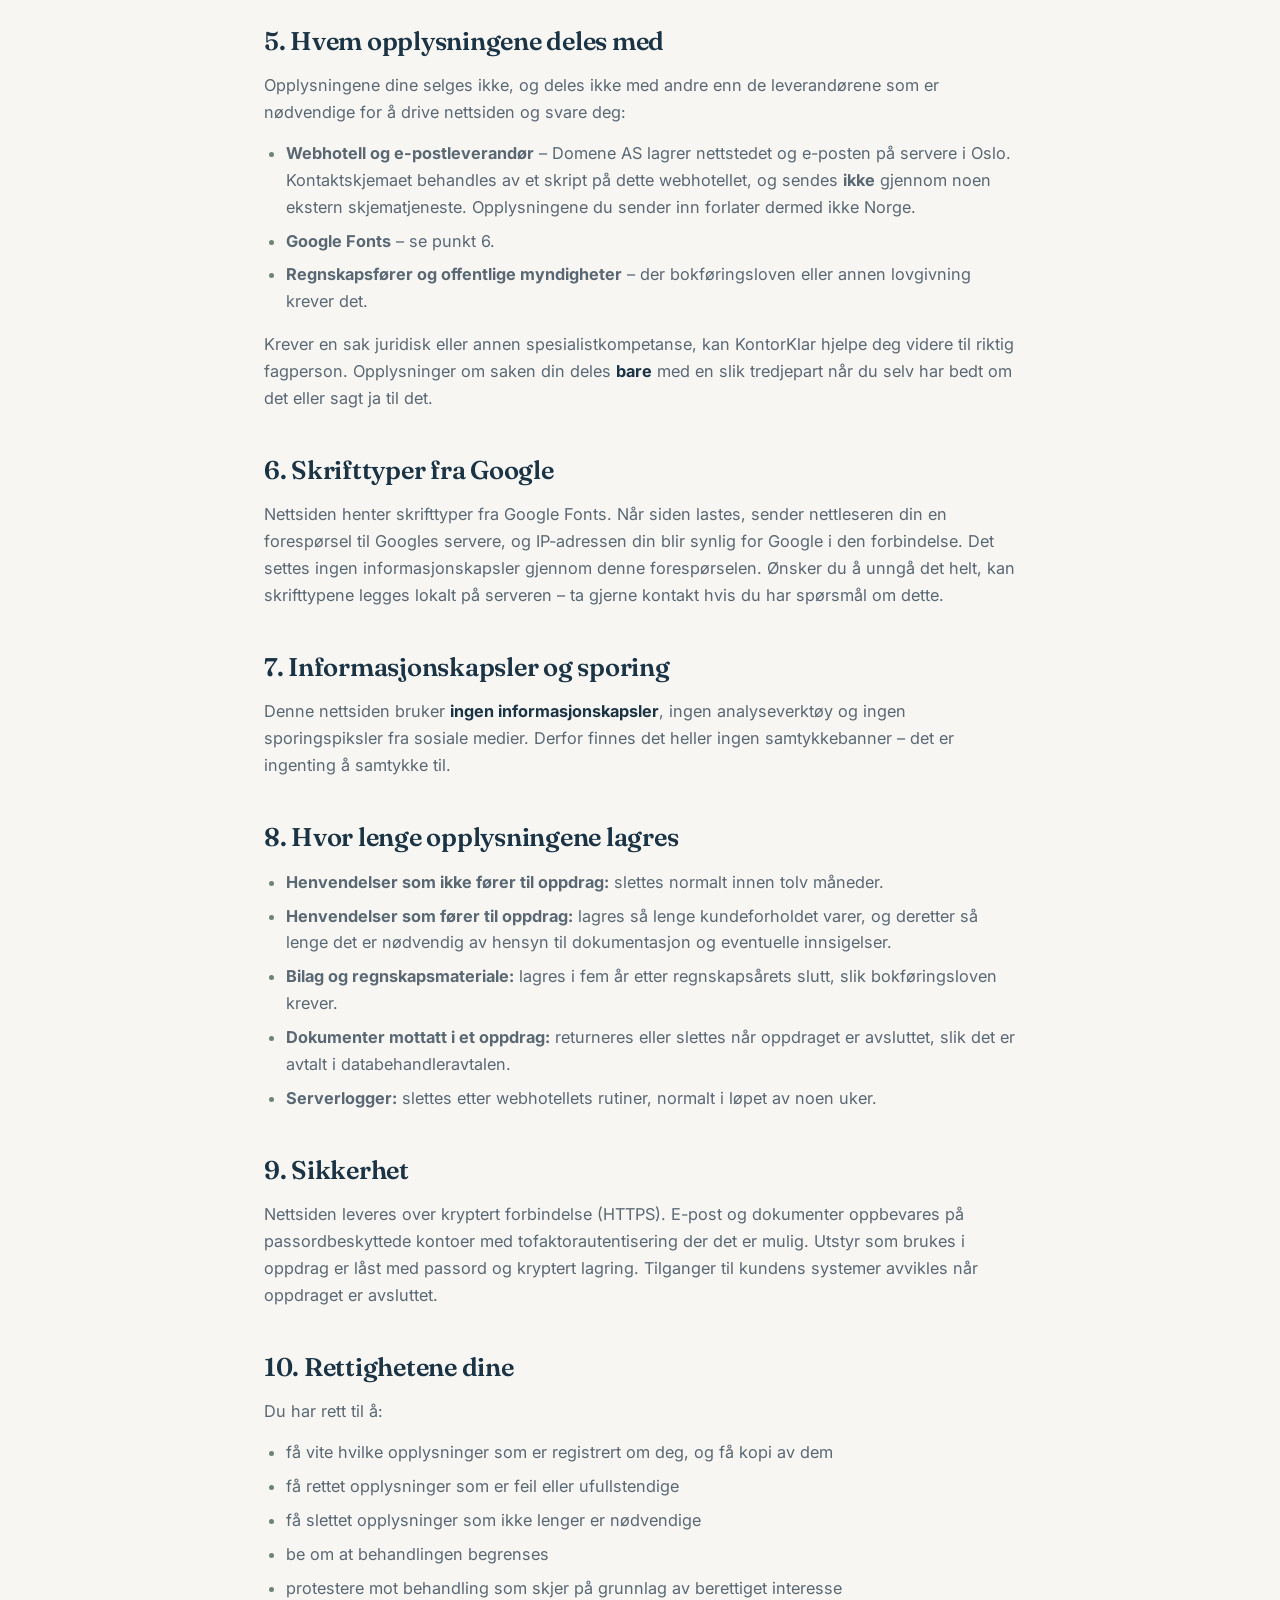
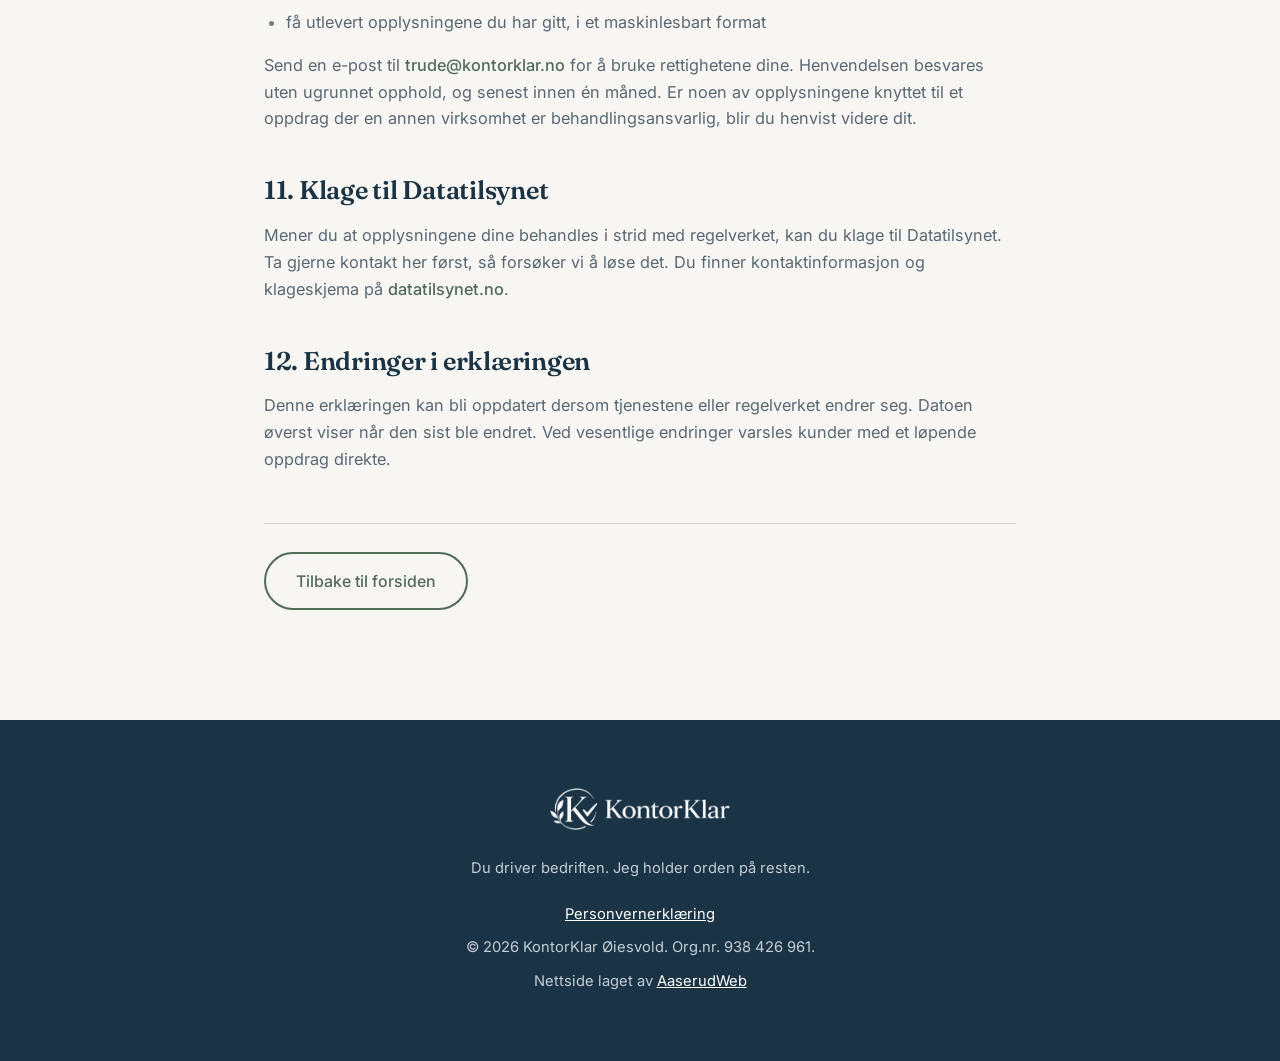
<file: personvern.html>
<!DOCTYPE html>
<html lang="no">
<head>
<meta charset="UTF-8">
<meta name="viewport" content="width=device-width, initial-scale=1.0">
<title>Personvernerklæring – KontorKlar</title>
<meta name="description" content="Slik behandler KontorKlar personopplysninger. Nettsiden bruker ingen informasjonskapsler og ingen sporingsverktøy – kun opplysningene du selv sender inn.">
<link rel="canonical" href="https://kontorklar.no/personvern.html">
<link rel="preconnect" href="https://fonts.googleapis.com">
<link rel="preconnect" href="https://fonts.gstatic.com" crossorigin>
<link href="https://fonts.googleapis.com/css2?family=Fraunces:opsz,wght@9..144,500;9..144,600&family=Inter:wght@400;500;600;700&display=swap" rel="stylesheet">
<link rel="stylesheet" href="css/style.css?v=4">
<link rel="icon" type="image/png" href="favicon.png">
</head>
<body>

<a href="#innhold" class="skip-link">Hopp til hovedinnhold</a>

<!-- ======== HEADER ======== -->
<header class="site-header" id="siteHeader">
  <a class="logo" href="index.html" aria-label="KontorKlar – til forsiden">
    <img class="logo__img" src="bilder/logo.png" width="853" height="200"
         alt="KontorKlar – administrativ støtte og lederstøtte">
  </a>
  <nav class="site-nav" id="siteNav" aria-label="Hovedmeny">
    <a href="index.html">Hjem</a>
    <a href="index.html#tjenester">Tjenester</a>
    <a href="index.html#slik">Priser</a>
    <a href="index.html#om">Om meg</a>
    <a href="index.html#kontakt" class="nav-cta">Kontakt</a>
  </nav>
  <button class="nav-toggle" id="navToggle" aria-label="Åpne meny" aria-expanded="false" aria-controls="siteNav">
    <span></span><span></span><span></span>
  </button>
</header>

<main id="innhold" tabindex="-1">

  <section class="legal-hero">
    <p class="section-kicker">Personvern</p>
    <h1>Personvernerklæring</h1>
    <p class="legal-updated">Sist oppdatert 7. september 2026</p>
  </section>

  <article class="legal">

    <p class="legal-lead">
      KontorKlar behandler opplysninger om andre til daglig, og tar derfor
      personvern på alvor også på egne vegne. Denne nettsiden bruker
      <strong>ingen informasjonskapsler, ingen besøksstatistikk og ingen
      sporingsverktøy</strong>. De eneste personopplysningene som behandles her,
      er de du selv sender inn – gjennom kontaktskjemaet, på e-post eller på
      telefon, og de behandles på norske servere. Nedenfor står det i klartekst
      hva som skjer med dem.
    </p>

    <ol class="legal-toc">
      <li><a href="#ansvarlig">Hvem er ansvarlig?</a></li>
      <li><a href="#opplysninger">Hvilke opplysninger som behandles</a></li>
      <li><a href="#grunnlag">Formål og behandlingsgrunnlag</a></li>
      <li><a href="#oppdrag">Opplysninger i oppdrag – taushetsplikt og databehandleravtale</a></li>
      <li><a href="#deling">Hvem opplysningene deles med</a></li>
      <li><a href="#fonter">Skrifttyper fra Google</a></li>
      <li><a href="#cookies">Informasjonskapsler og sporing</a></li>
      <li><a href="#lagringstid">Hvor lenge opplysningene lagres</a></li>
      <li><a href="#sikkerhet">Sikkerhet</a></li>
      <li><a href="#rettigheter">Rettighetene dine</a></li>
      <li><a href="#klage">Klage til Datatilsynet</a></li>
      <li><a href="#endringer">Endringer i erklæringen</a></li>
    </ol>

    <!-- 1 -->
    <h2 id="ansvarlig">1. Hvem er ansvarlig?</h2>
    <p>
      KontorKlar drives av enkeltpersonforetaket <strong>KontorKlar Øiesvold</strong>, som er
      behandlingsansvarlig for personopplysningene som samles inn via denne
      nettsiden.
    </p>
    <div class="legal-box">
      <ul>
        <li><strong>Foretak:</strong> KontorKlar Øiesvold</li>
        <li><strong>Organisasjonsnummer:</strong> 938 426 961</li>
        <li><strong>E-post:</strong> <a href="mailto:trude@kontorklar.no">trude@kontorklar.no</a></li>
        <li><strong>Telefon:</strong> <a href="tel:+4799791364">997 91 364</a></li>
      </ul>
    </div>
    <p>
      KontorKlar er ikke pålagt å ha personvernombud. Alle spørsmål om personvern
      går derfor direkte til adressen over, og besvares så raskt som mulig.
    </p>

    <!-- 2 -->
    <h2 id="opplysninger">2. Hvilke opplysninger som behandles</h2>

    <h3>Kontaktskjemaet</h3>
    <p>Når du sender en melding gjennom skjemaet på forsiden, registreres:</p>
    <ul>
      <li><strong>Navn</strong> (obligatorisk)</li>
      <li><strong>E-postadresse</strong> (obligatorisk)</li>
      <li><strong>Telefonnummer</strong> (valgfritt)</li>
      <li><strong>Hva henvendelsen gjelder</strong> – kontorhjelp, brev eller skjema fra det offentlige, administrativ støtte eller prosjektstøtte, lederstøtte, eller at du er usikker</li>
      <li><strong>Meldingen din</strong> (obligatorisk)</li>
    </ul>
    <p>
      Du bestemmer selv hva du skriver i meldingsfeltet. Du bes om <strong>ikke</strong>
      å oppgi sensitive opplysninger – for eksempel helseopplysninger – eller
      fødselsnummer og kontonummer i skjemaet. Gjelder henvendelsen en sak med
      slike opplysninger, hold meldingen kort og generell. Blir det aktuelt med et
      oppdrag, avtales en tryggere måte å utveksle dokumentene på.
    </p>
    <p>
      Skjemaet inneholder også et skjult felt som kun brukes til å stoppe
      automatisert søppelpost. Det fylles ikke ut av mennesker, og inneholder
      ingen opplysninger om deg.
    </p>

    <h3>E-post og telefon</h3>
    <p>
      Tar du kontakt direkte på e-post eller telefon, behandles de opplysningene
      du selv oppgir i henvendelsen, på samme måte som over.
    </p>

    <h3>Webserverlogg</h3>
    <p>
      Webhotellet fører en teknisk logg over trafikk til nettstedet, blant annet
      IP-adresse, tidspunkt og hvilken side som ble hentet. Dette er nødvendig for
      drift og sikkerhet, og loggene brukes ikke til å følge enkeltbesøkende.
    </p>

    <!-- 3 -->
    <h2 id="grunnlag">3. Formål og behandlingsgrunnlag</h2>
    <p>
      Opplysningene brukes utelukkende til å besvare henvendelsen din, gi et
      tilbud og eventuelt inngå og gjennomføre en avtale. De brukes
      <strong>aldri</strong> til markedsføring, og selges eller utleveres ikke til
      andre for slike formål.
    </p>
    <ul>
      <li>
        <strong>Før avtale:</strong> behandlingen skjer for å kunne svare deg og
        gjøre tiltak på din anmodning før en eventuell avtale inngås – personvern­forordningen artikkel 6 nr. 1 bokstav b.
      </li>
      <li>
        <strong>Under oppdrag:</strong> behandlingen er nødvendig for å oppfylle
        avtalen med deg – artikkel 6 nr. 1 bokstav b.
      </li>
      <li>
        <strong>Drift og sikkerhet av nettstedet:</strong> berettiget interesse i
        at nettsiden fungerer og ikke misbrukes – artikkel 6 nr. 1 bokstav f.
      </li>
      <li>
        <strong>Regnskap:</strong> rettslig forpliktelse etter bokføringsloven –
        artikkel 6 nr. 1 bokstav c.
      </li>
    </ul>

    <!-- 4 -->
    <h2 id="oppdrag">4. Opplysninger i oppdrag – taushetsplikt og databehandleravtale</h2>
    <p>
      Dette punktet gjelder ikke nettsiden, men selve tjenesten – og er verdt å
      lese hvis du vurderer å bruke KontorKlar.
    </p>
    <p>
      I et oppdrag vil KontorKlar ofte få tilgang til opplysninger som tilhører
      deg eller virksomheten din: kundelister, bilag, korrespondanse, avtaler og
      dokumenter i saker mot det offentlige. Om disse opplysningene gjelder
      følgende:
    </p>
    <ul>
      <li>
        <strong>Taushetsplikt.</strong> Alt KontorKlar får kjennskap til gjennom
        et oppdrag behandles fortrolig, både under og etter oppdraget.
      </li>
      <li>
        <strong>Administrativ bistand, ikke juridisk rådgivning.</strong>
        KontorKlar bistår med utfylling, formulering og administrativ
        oppfølging. Krever saken juridisk eller annen spesialistkompetanse,
        henvises du videre til riktig fagperson.
      </li>
      <li>
        <strong>Du er behandlingsansvarlig.</strong> For opplysninger som tilhører
        virksomheten din, er det du som er behandlingsansvarlig. KontorKlar
        opptrer som <strong>databehandler</strong> på dine vegne.
      </li>
      <li>
        <strong>Databehandleravtale.</strong> Innebærer oppdraget behandling av
        personopplysninger på dine vegne, inngås en egen databehandleravtale før
        arbeidet starter, slik personvernforordningen artikkel 28 krever.
      </li>
      <li>
        <strong>Kun det som trengs.</strong> KontorKlar ber om tilgang til det
        som er nødvendig for å utføre oppdraget – ikke mer – og tilganger avvikles
        når oppdraget er avsluttet.
      </li>
    </ul>

    <!-- 5 -->
    <h2 id="deling">5. Hvem opplysningene deles med</h2>
    <p>
      Opplysningene dine selges ikke, og deles ikke med andre enn de
      leverandørene som er nødvendige for å drive nettsiden og svare deg:
    </p>
    <ul>
      <li>
        <strong>Webhotell og e-postleverandør</strong> – Domene AS lagrer
        nettstedet og e-posten på servere i Oslo. Kontaktskjemaet behandles av
        et skript på dette webhotellet, og sendes <strong>ikke</strong> gjennom
        noen ekstern skjematjeneste. Opplysningene du sender inn forlater
        dermed ikke Norge.
      </li>
      <li>
        <strong>Google Fonts</strong> – se punkt 6.
      </li>
      <li>
        <strong>Regnskapsfører og offentlige myndigheter</strong> – der
        bokføringsloven eller annen lovgivning krever det.
      </li>
    </ul>
    <p>
      Krever en sak juridisk eller annen spesialistkompetanse, kan KontorKlar
      hjelpe deg videre til riktig fagperson. Opplysninger om saken din deles
      <strong>bare</strong> med en slik tredjepart når du selv har bedt om det
      eller sagt ja til det.
    </p>

    <!-- 6 -->
    <h2 id="fonter">6. Skrifttyper fra Google</h2>
    <p>
      Nettsiden henter skrifttyper fra Google Fonts. Når siden lastes, sender
      nettleseren din en forespørsel til Googles servere, og IP-adressen din blir
      synlig for Google i den forbindelse. Det settes ingen informasjonskapsler
      gjennom denne forespørselen. Ønsker du å unngå det helt, kan skrifttypene
      legges lokalt på serveren – ta gjerne kontakt hvis du har spørsmål om dette.
    </p>

    <!-- 7 -->
    <h2 id="cookies">7. Informasjonskapsler og sporing</h2>
    <p>
      Denne nettsiden bruker <strong>ingen informasjonskapsler</strong>, ingen
      analyseverktøy og ingen sporingspiksler fra sosiale medier. Derfor finnes
      det heller ingen samtykkebanner – det er ingenting å samtykke til.
    </p>

    <!-- 8 -->
    <h2 id="lagringstid">8. Hvor lenge opplysningene lagres</h2>
    <ul>
      <li>
        <strong>Henvendelser som ikke fører til oppdrag:</strong> slettes normalt
        innen tolv måneder.
      </li>
      <li>
        <strong>Henvendelser som fører til oppdrag:</strong> lagres så lenge
        kundeforholdet varer, og deretter så lenge det er nødvendig av hensyn til
        dokumentasjon og eventuelle innsigelser.
      </li>
      <li>
        <strong>Bilag og regnskapsmateriale:</strong> lagres i fem år etter
        regnskapsårets slutt, slik bokføringsloven krever.
      </li>
      <li>
        <strong>Dokumenter mottatt i et oppdrag:</strong> returneres eller slettes
        når oppdraget er avsluttet, slik det er avtalt i databehandleravtalen.
      </li>
      <li>
        <strong>Serverlogger:</strong> slettes etter webhotellets rutiner,
        normalt i løpet av noen uker.
      </li>
    </ul>

    <!-- 9 -->
    <h2 id="sikkerhet">9. Sikkerhet</h2>
    <p>
      Nettsiden leveres over kryptert forbindelse (HTTPS). E-post og dokumenter
      oppbevares på passordbeskyttede kontoer med tofaktorautentisering der det er
      mulig. Utstyr som brukes i oppdrag er låst med passord og kryptert lagring.
      Tilganger til kundens systemer avvikles når oppdraget er avsluttet.
    </p>

    <!-- 10 -->
    <h2 id="rettigheter">10. Rettighetene dine</h2>
    <p>Du har rett til å:</p>
    <ul>
      <li>få vite hvilke opplysninger som er registrert om deg, og få kopi av dem</li>
      <li>få rettet opplysninger som er feil eller ufullstendige</li>
      <li>få slettet opplysninger som ikke lenger er nødvendige</li>
      <li>be om at behandlingen begrenses</li>
      <li>protestere mot behandling som skjer på grunnlag av berettiget interesse</li>
      <li>få utlevert opplysningene du har gitt, i et maskinlesbart format</li>
    </ul>
    <p>
      Send en e-post til <a href="mailto:trude@kontorklar.no">trude@kontorklar.no</a>
      for å bruke rettighetene dine. Henvendelsen besvares uten ugrunnet opphold,
      og senest innen én måned. Er noen av opplysningene knyttet til et oppdrag
      der en annen virksomhet er behandlingsansvarlig, blir du henvist videre dit.
    </p>

    <!-- 11 -->
    <h2 id="klage">11. Klage til Datatilsynet</h2>
    <p>
      Mener du at opplysningene dine behandles i strid med regelverket, kan du
      klage til Datatilsynet. Ta gjerne kontakt her først, så forsøker vi å løse
      det. Du finner kontaktinformasjon og klageskjema på
      <a href="https://www.datatilsynet.no/" target="_blank" rel="noopener">datatilsynet.no<span class="visually-hidden"> (åpnes i ny fane)</span></a>.
    </p>

    <!-- 12 -->
    <h2 id="endringer">12. Endringer i erklæringen</h2>
    <p>
      Denne erklæringen kan bli oppdatert dersom tjenestene eller regelverket
      endrer seg. Datoen øverst viser når den sist ble endret. Ved vesentlige
      endringer varsles kunder med et løpende oppdrag direkte.
    </p>

    <p class="legal-back">
      <a class="btn btn--ghost" href="index.html">Tilbake til forsiden</a>
    </p>

  </article>

</main>

<!-- ======== FOOTER ======== -->
<footer class="site-footer">
  <div class="footer__brand">
    <img src="bilder/logo-lys.png" width="853" height="200" alt="KontorKlar" loading="lazy">
  </div>
  <p class="footer__tagline">Du driver bedriften. Jeg holder orden på resten.</p>
  <p class="footer__legal"><a href="personvern.html">Personvernerklæring</a></p>
  <p class="footer__copy">© <span id="year">2026</span> KontorKlar Øiesvold. Org.nr. 938 426 961.</p>
  <p class="footer__credit">Nettside laget av <a href="https://aaserudweb.no" target="_blank" rel="noopener">AaserudWeb</a></p>
</footer>

<script src="js/main.js?v=4"></script>
</body>
</html>
</file>
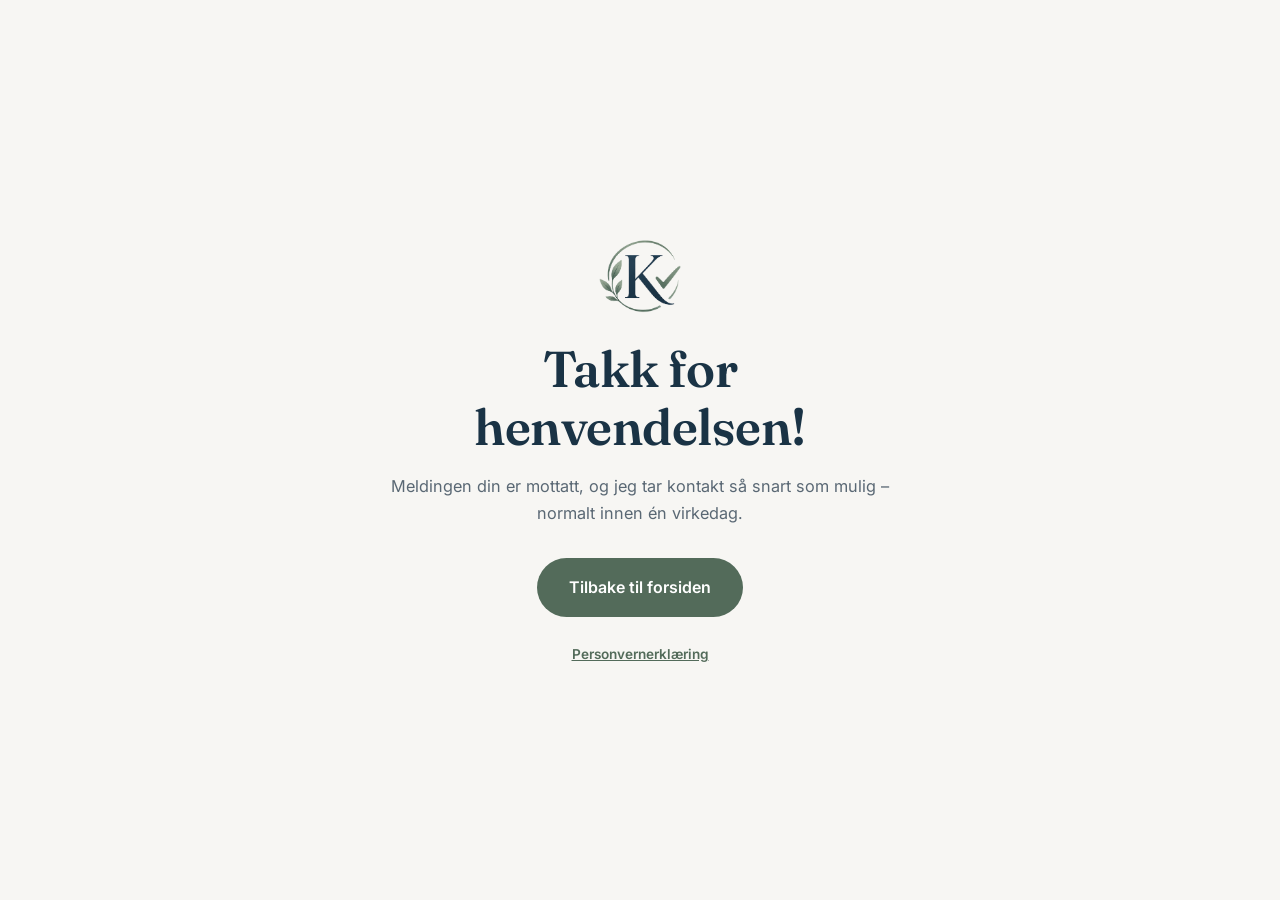
<file: takk.html>
<!DOCTYPE html>
<html lang="no">
<head>
<meta charset="UTF-8">
<meta name="viewport" content="width=device-width, initial-scale=1.0">
<title>Takk for henvendelsen – KontorKlar</title>
<meta name="robots" content="noindex">
<link rel="preconnect" href="https://fonts.googleapis.com">
<link rel="preconnect" href="https://fonts.gstatic.com" crossorigin>
<link href="https://fonts.googleapis.com/css2?family=Fraunces:opsz,wght@9..144,500;9..144,600&family=Inter:wght@400;500;600;700&display=swap" rel="stylesheet">
<link rel="stylesheet" href="css/style.css?v=4">
<link rel="icon" type="image/png" href="favicon.png">
<style>
  .thanks {
    min-height: 100vh;
    display: grid;
    place-items: center;
    text-align: center;
    padding: 24px;
  }
  .thanks__inner { max-width: 520px; }
  .thanks__mark { width: 82px; height: 82px; margin: 0 auto 24px; }
  .thanks h1 { margin-bottom: 16px; }
  .thanks p { margin-bottom: 32px; }
  .thanks p.thanks__legal { margin: 26px 0 0; font-size: 0.85rem; }
  .thanks__legal a { color: var(--green-strong); font-weight: 600; text-decoration: underline; }
</style>
</head>
<body>
  <main class="thanks">
    <div class="thanks__inner">
      <img class="thanks__mark" src="bilder/logo-merke.png" width="477" height="477" alt="">
      <h1>Takk for henvendelsen!</h1>
      <p>
        Meldingen din er mottatt, og jeg tar kontakt så snart som mulig –
        normalt innen én virkedag.
      </p>
      <a class="btn btn--primary" href="index.html">Tilbake til forsiden</a>
      <p class="thanks__legal"><a href="personvern.html">Personvernerklæring</a></p>
    </div>
  </main>
</body>
</html>
</file>
<file: css/style.css>
/* ============================================================
   KontorKlar – kontorklar.no
   Ett stilark, ingen rammeverk, ingen byggesteg.

   Layouten er bygget som et dokument, ikke som en landingsside:
   en tynn venstremarg med seksjonsnummer og navn som blir stående
   mens innholdet ruller forbi, og hårfine linjer i stedet for kort
   med skygge. Det er dette som skiller siden fra de andre
   kundesidene – header, skjema og tilgjengelighet er delt husstil.
   ============================================================ */

/* ======== VARIABLER ======== */

/* Navy og grønn er hentet rett ut av logofila (bilder/logo.png):
   #1A3345 fra «Kontor», #536B5A fra «Klar». Endres logoen, hent
   fargene på nytt derfra – ikke gjett. */
:root {
  --bg: #f7f6f3;            /* varm off-white, samme som delingsbildet */
  --bg-alt: #edeee9;        /* annenhver seksjon */
  --surface: #ffffff;
  --border: #dfe0d9;
  --rule: #cfd1c8;          /* hårfine skillelinjer i dokumentlayouten */

  --ink: #1a3345;           /* merkenavy – brødtekst og overskrifter */
  --ink-soft: #5a6874;      /* dempet tekst – 5,3:1 mot --bg */
  --ink-faint: #8c96a0;     /* marginummer og etiketter */

  --green: #6e8472;         /* lys bladgrønn – ikoner og grafikk (3,7:1) */
  --green-strong: #536b5a;  /* merkegrønn – tekst og knapper (5,4:1) */
  --green-dark: #3e5344;    /* hover */
  --green-wash: #e8ece7;    /* svak grønn flate */

  --dark: #1a3345;          /* merkenavy – brevseksjonen og footer */
  --dark-soft: #c3ced6;     /* dempet tekst på mørk bakgrunn – 8,2:1 */
  --dark-border: #31495c;

  --field-border: #767f94;  /* synlig kant på skjemafelt (WCAG 1.4.11) */

  --radius: 14px;
  --radius-sm: 8px;
  --shadow: 0 10px 40px rgba(26, 51, 69, 0.08);

  --font-head: "Fraunces", Georgia, "Times New Roman", serif;
  --font-body: "Inter", system-ui, -apple-system, "Segoe UI", sans-serif;
  --container: 1180px;
  --rail: 190px;            /* bredden på venstremargen */
  --header-h: 76px;
}

* { box-sizing: border-box; margin: 0; padding: 0; }

html {
  scroll-behavior: smooth;
  scroll-padding-top: calc(var(--header-h) + 16px);
}

body {
  background: var(--bg);
  color: var(--ink);
  font-family: var(--font-body);
  font-size: 1.02rem;
  line-height: 1.65;
  -webkit-font-smoothing: antialiased;
  overflow-x: hidden;
  /* clip lager ikke en rulle-container slik hidden gjør, så
     position: sticky fortsetter å virke. Linja over er fallback. */
  overflow-x: clip;
}

h1, h2, h3 {
  font-family: var(--font-head);
  font-weight: 600;
  line-height: 1.15;
  letter-spacing: -0.01em;
}

h1 { font-size: clamp(2.05rem, 4.2vw, 3.15rem); }
h2 { font-size: clamp(1.6rem, 3.2vw, 2.3rem); }
h3 { font-size: clamp(1.1rem, 1.8vw, 1.3rem); }

p { color: var(--ink-soft); }
a { color: inherit; text-decoration: none; }
img { max-width: 100%; display: block; }
ul { list-style: none; }

/* ======== TILGJENGELIGHET ======== */

:focus-visible {
  outline: 3px solid var(--green-strong);
  outline-offset: 3px;
  border-radius: 4px;
}

.skip-link {
  position: absolute;
  left: 12px;
  top: -70px;
  z-index: 1200;
  background: var(--surface);
  color: var(--ink);
  padding: 12px 20px;
  border: 1px solid var(--border);
  border-radius: var(--radius-sm);
  font-weight: 600;
  transition: top 0.2s ease;
}
.skip-link:focus { top: 12px; }

.visually-hidden {
  position: absolute !important;
  width: 1px; height: 1px;
  padding: 0; margin: -1px;
  overflow: hidden;
  clip: rect(0, 0, 0, 0);
  white-space: nowrap;
  border: 0;
}

/* ======== KNAPPER ======== */

.btn {
  display: inline-block;
  padding: 14px 30px;
  border-radius: 999px;
  font-family: var(--font-body);
  font-size: 1rem;
  font-weight: 600;
  border: 2px solid transparent;
  cursor: pointer;
  text-align: center;
  transition: transform 0.2s ease, background 0.2s ease, color 0.2s ease,
              border-color 0.2s ease;
}
.btn:hover { transform: translateY(-2px); }

.btn--primary { background: var(--green-strong); color: #fff; }
.btn--primary:hover { background: var(--green-dark); }

.btn--ghost {
  border-color: var(--green-strong);
  color: var(--green-strong);
  background: transparent;
}
.btn--ghost:hover { background: var(--green-wash); }

.btn--light { background: #fff; color: var(--dark); }
.btn--light:hover { background: var(--dark-soft); }

.btn--full { display: block; width: 100%; }

.btn-row {
  display: flex;
  flex-wrap: wrap;
  gap: 14px;
  margin-top: 32px;
}

/* ======== HEADER (delt husstil) ======== */

.site-header {
  position: fixed;
  inset: 0 0 auto 0;
  z-index: 1000;
  height: var(--header-h);
  display: flex;
  align-items: center;
  justify-content: space-between;
  gap: 20px;
  padding: 0 clamp(18px, 4vw, 40px);
  background: rgba(247, 246, 243, 0.82);
  backdrop-filter: blur(10px);
  -webkit-backdrop-filter: blur(10px);
  border-bottom: 1px solid transparent;
  transition: background 0.25s ease, border-color 0.25s ease;
}
.site-header.is-scrolled {
  background: rgba(247, 246, 243, 0.97);
  border-bottom-color: var(--rule);
}

.logo { display: inline-flex; align-items: center; flex-shrink: 0; }
.logo__img { height: 44px; width: auto; display: block; }

.site-nav {
  display: flex;
  align-items: center;
  gap: clamp(14px, 2vw, 30px);
  font-size: 0.97rem;
  font-weight: 500;
}
.site-nav a { color: var(--ink); transition: color 0.2s ease; }
.site-nav a:hover { color: var(--green-strong); }

.site-nav .nav-cta {
  background: var(--green-strong);
  color: #fff;
  padding: 11px 24px;
  border-radius: 999px;
  font-weight: 600;
}
.site-nav .nav-cta:hover { background: var(--green-dark); color: #fff; }

.nav-toggle {
  display: none;
  flex-direction: column;
  justify-content: center;
  gap: 6px;
  width: 46px;
  height: 46px;
  padding: 0 10px;
  background: transparent;
  border: 0;
  cursor: pointer;
}
.nav-toggle span {
  display: block;
  height: 2px;
  width: 100%;
  background: var(--ink);
  border-radius: 2px;
  transition: transform 0.25s ease, opacity 0.2s ease;
}
.nav-toggle.is-open span:nth-child(1) { transform: translateY(8px) rotate(45deg); }
.nav-toggle.is-open span:nth-child(2) { opacity: 0; }
.nav-toggle.is-open span:nth-child(3) { transform: translateY(-8px) rotate(-45deg); }

/* ======== HERO ======== */

.hero {
  padding-top: calc(var(--header-h) + clamp(40px, 6vw, 78px));
  padding-bottom: clamp(48px, 7vw, 90px);
  border-bottom: 1px solid var(--rule);
}

.hero__grid {
  width: 100%;
  max-width: var(--container);
  margin: 0 auto;
  padding: 0 24px;
  display: grid;
  grid-template-columns: 1.15fr 0.85fr;
  gap: clamp(30px, 5vw, 64px);
  align-items: start;
}

/* Teksten får ekstra luft under seg, slik at scenen til høyre har noe
   å stå festet gjennom. Det er denne strekningen bunkene sorterer seg
   over – uten den rakk man ikke å se dem legge seg. */
.hero__inner { padding-bottom: clamp(0px, 15vh, 180px); }

.hero__scene {
  position: sticky;
  top: calc(var(--header-h) + 34px);
}

.hero__eyebrow {
  display: inline-block;
  font-size: 0.79rem;
  font-weight: 600;
  letter-spacing: 0.13em;
  text-transform: uppercase;
  color: var(--green-strong);
  padding-bottom: 14px;
  margin-bottom: 20px;
  border-bottom: 1px solid var(--rule);
}

.hero h1 { margin-bottom: 20px; }

.hero__lead {
  font-size: clamp(1.03rem, 1.7vw, 1.18rem);
  max-width: 33em;
}

.hero__points {
  display: grid;
  gap: 9px;
  margin-top: 34px;
  font-size: 0.94rem;
  color: var(--ink-soft);
}
.hero__points li { display: flex; align-items: center; gap: 10px; }
.hero__points svg { width: 17px; height: 17px; color: var(--green); flex-shrink: 0; }

/* ======== HAUGEN SOM SORTERER SEG ========
   Papirene står ferdig sortert i HTML-en. main.js sprer dem ut når
   siden lastes, og lar dem falle på plass mens du ruller gjennom
   hero-en. Uten JS – eller med redusert bevegelse – ligger de bare
   sortert med én gang, som de gjør i markupen. */

.haug {
  position: relative;
  width: 100%;
  aspect-ratio: 1 / 0.82;
  /* Uten dette utvider de spredte arkene dokumentet og gir rullefelt */
  overflow: hidden;
}

.ark {
  position: absolute;
  display: block;
  background: #fff;
  border: 1px solid #d3d6cd;
  border-radius: 2px;
  box-shadow: 0 2px 5px rgba(26, 51, 69, 0.07);
  transform-origin: 50% 50%;
  will-change: transform;
}

/* Konvolutt: litt varmere papir og en antydet klaff */
.ark--konvolutt {
  background: var(--green-wash);
  border-color: #c6d0c4;
}
.ark--konvolutt::after {
  content: "";
  position: absolute;
  inset: 0 0 auto 0;
  height: 58%;
  border-bottom: 1px solid #bcc7ba;
  clip-path: polygon(0 0, 100% 0, 50% 100%);
}

/* Bare det øverste arket i hver bunke får synlig innhold – resten
   viser uansett bare kanten. */
/* Prosent-padding regnes mot BREDDEN, ikke høyden. På de lave
   slippene spiste den hele innholdshøyden, så de får egne verdier. */
.ark--topp { padding: 11% 10%; }
.ark--slipp.ark--topp { padding: 5px 9px; }

.ark__hode {
  display: block;
  height: 9%;
  min-height: 5px;
  width: 46%;
  background: var(--green-strong);
  border-radius: 1px;
  margin-bottom: 12%;
}
.ark__linjer {
  display: block;
  height: 62%;
  background: repeating-linear-gradient(
    to bottom,
    #c8ccc3 0 1.5px,
    transparent 1.5px 22%
  );
}
.ark--slipp .ark__linjer {
  height: 100%;
  background: repeating-linear-gradient(to bottom, #c8ccc3 0 1.5px, transparent 1.5px 8px);
}

/* Merkelapper under bunkene – toner inn når sorteringen er ferdig */
.haug__merkelapp {
  position: absolute;
  bottom: 0;
  font-size: 0.7rem;
  font-weight: 600;
  letter-spacing: 0.15em;
  text-transform: uppercase;
  color: var(--ink-faint);
  /* Synlige som utgangspunkt, slik at de står der uten JS. main.js
     skjuler dem synkront ved sidelast og tar dem fram igjen når
     bunkene har lagt seg – da rekker de aldri å blinke. */
  opacity: 1;
  transition: opacity 0.4s ease;
}
.haug.skjul-lapper .haug__merkelapp { opacity: 0; }

/* ======== DOKUMENTLAYOUT ========
   Hver seksjon er en oppslag: nummer og navn i margen til venstre,
   innholdet til høyre. Margen blir stående mens man ruller. */

.doc { padding: clamp(56px, 7vw, 96px) 0; }
.doc--alt { background: var(--bg-alt); }
.doc--linje { border-top: 1px solid var(--rule); }

.doc__inner {
  width: 100%;
  max-width: var(--container);
  margin: 0 auto;
  padding: 0 24px;
  display: grid;
  grid-template-columns: var(--rail) 1fr;
  gap: clamp(24px, 4vw, 64px);
  align-items: start;
}

.doc__rail {
  position: sticky;
  top: calc(var(--header-h) + 40px);
  display: flex;
  flex-direction: column;
  gap: 6px;
  padding-top: 6px;
  border-top: 2px solid var(--ink);
}
.doc__num {
  font-family: var(--font-head);
  font-size: 0.9rem;
  color: var(--ink-faint);
}
.doc__label {
  font-size: 0.79rem;
  font-weight: 600;
  letter-spacing: 0.14em;
  text-transform: uppercase;
  color: var(--ink);
}

.doc__head { max-width: 40em; margin-bottom: clamp(30px, 4vw, 48px); }
.doc__head h2 { margin-bottom: 14px; }
.doc__head p { font-size: 1.06rem; }

/* ======== REGISTER (tjenestene) ========
   Fire oppføringer skilt av hårfine linjer, ikke fire like kort. */

.post {
  display: grid;
  grid-template-columns: 0.36fr 0.64fr;
  gap: clamp(16px, 3vw, 46px);
  padding: clamp(24px, 3vw, 34px) 0;
  border-top: 1px solid var(--rule);
}
.post:last-child { border-bottom: 1px solid var(--rule); }

.post h3 { color: var(--ink); }
.post p { font-size: 0.99rem; }

/* Stikkordene som en løpende linje, ikke som piller */
.post__stikk {
  margin-top: 14px;
  font-size: 0.9rem;
  color: var(--ink-faint);
  line-height: 1.75;
}

/* ======== BREVET FRA KOMMUNEN ========
   Det lyse arket ligger på merkenavy, så det leser som et fysisk
   papir på pulten. Tallene i brevet svarer til notatene ved siden. */

.brev-seksjon {
  background: var(--dark);
  color: #fff;
  padding: clamp(56px, 7vw, 96px) 0;
}
.brev-seksjon .doc__rail { border-top-color: #fff; }
.brev-seksjon .doc__num { color: var(--dark-soft); }
.brev-seksjon .doc__label { color: #fff; }
.brev-seksjon h2 { color: #fff; }
.brev-seksjon .doc__head p { color: var(--dark-soft); }

.brev {
  display: grid;
  grid-template-columns: 1fr 0.78fr;
  gap: clamp(26px, 4vw, 52px);
  align-items: start;
}

.brev__ark {
  background: #fbfaf6;
  color: var(--ink);
  border-radius: 3px;
  padding: clamp(26px, 3.4vw, 42px);
  box-shadow: 0 24px 60px rgba(0, 0, 0, 0.3);
  /* Ørlite skjevt, som et papir som er lagt fra seg */
  transform: rotate(-0.5deg);
}

.brev__hode {
  display: flex;
  justify-content: space-between;
  align-items: baseline;
  gap: 16px;
  padding-bottom: 14px;
  margin-bottom: 22px;
  border-bottom: 1px solid var(--rule);
  font-size: 0.76rem;
  letter-spacing: 0.12em;
  text-transform: uppercase;
  color: var(--ink-faint);
}
.brev__hode strong { color: var(--ink); font-weight: 600; }

.brev__tittel {
  font-family: var(--font-head);
  font-size: clamp(1.1rem, 1.9vw, 1.35rem);
  color: var(--ink);
  margin-bottom: 18px;
}

.brev p { font-size: 0.96rem; margin-bottom: 14px; }

/* Fristen er ringet rundt for hånd */
.brev__frist {
  display: inline-block;
  padding: 3px 14px;
  color: var(--ink);
  font-weight: 600;
  border: 2px solid #b4553f;
  border-radius: 46% 54% 50% 50% / 56% 44% 56% 44%;
}

/* Simulert brødtekst nederst i brevet */
.brev__fyll {
  margin-top: 20px;
  height: 44px;
  background: repeating-linear-gradient(
    to bottom,
    #d7d9d0 0 1.5px,
    transparent 1.5px 14px
  );
}

/* Nummermarkør inne i brevet */
.merke {
  display: inline-grid;
  place-items: center;
  width: 21px;
  height: 21px;
  border-radius: 50%;
  background: var(--green-strong);
  color: #fff;
  font-size: 0.72rem;
  font-weight: 700;
  font-family: var(--font-body);
  vertical-align: 1px;
  margin: 0 3px;
}

/* Notatene ved siden av brevet */
.notat { display: grid; gap: 20px; }
.notat li { display: flex; gap: 14px; align-items: flex-start; }
.notat .merke { flex-shrink: 0; margin: 2px 0 0; }
.notat strong { display: block; color: #fff; font-weight: 600; margin-bottom: 2px; }
.notat span.notat__tekst { color: var(--dark-soft); font-size: 0.95rem; }

.notat__slutt {
  margin-top: 30px;
  padding-top: 26px;
  border-top: 1px solid var(--dark-border);
}
.notat__slutt blockquote {
  font-family: var(--font-head);
  font-size: clamp(1.15rem, 2vw, 1.45rem);
  color: #fff;
  margin-bottom: 14px;
}
.notat__slutt p { color: var(--dark-soft); font-size: 0.95rem; }
.notat__slutt .btn { margin-top: 20px; }

/* ======== MÅLGRUPPER ========
   Ni termer som én løpende linje. Kompakt og selvsikkert –
   ni ruter ville bare vært mer av det samme. */

.termer {
  font-family: var(--font-head);
  font-size: clamp(1.15rem, 2.3vw, 1.6rem);
  line-height: 1.55;
  color: var(--ink);
  padding-top: 26px;
  border-top: 1px solid var(--rule);
}
.termer span { white-space: nowrap; }
.termer i {
  font-style: normal;
  color: var(--green);
  padding: 0 3px;
}

/* ======== OM TRUDE ======== */

.om {
  display: grid;
  grid-template-columns: 0.88fr 1.12fr;
  gap: clamp(26px, 4vw, 56px);
  align-items: start;
}

.om__figur { margin: 0; }

/* Ingen fast aspect-ratio her. Bildet beholder sitt eget format, saa et
   nytt portrett kan byttes inn uten aa bli beskaaret eller strukket. */
.om__foto {
  width: 100%;
  height: auto;
  border-radius: 3px;
}

.om__tekst p + p { margin-top: 15px; }

.om__sitat {
  font-family: var(--font-head);
  font-size: clamp(1.2rem, 2.2vw, 1.5rem);
  line-height: 1.35;
  color: var(--ink);
  border-left: 2px solid var(--green);
  padding-left: 20px;
  margin: 26px 0;
}

.verdier {
  margin-top: 26px;
  padding-top: 20px;
  border-top: 1px solid var(--rule);
  font-size: 0.87rem;
  letter-spacing: 0.1em;
  text-transform: uppercase;
  color: var(--ink-faint);
  line-height: 2;
}
.verdier i { font-style: normal; padding: 0 3px; color: var(--green); }

/* ======== KONTAKT ======== */

.kontakt {
  display: grid;
  grid-template-columns: 0.86fr 1.14fr;
  gap: clamp(28px, 4vw, 56px);
  align-items: start;
}

.contact-list {
  margin-top: 28px;
  display: grid;
  gap: 0;
}
.contact-list li {
  display: flex;
  justify-content: space-between;
  align-items: baseline;
  gap: 16px;
  padding: 13px 0;
  border-top: 1px solid var(--rule);
}
.contact-list li:last-child { border-bottom: 1px solid var(--rule); }
.contact-list strong {
  font-size: 0.76rem;
  font-weight: 600;
  letter-spacing: 0.13em;
  text-transform: uppercase;
  color: var(--ink-faint);
}
.contact-list a,
.contact-list span {
  font-size: 1.02rem;
  font-weight: 500;
  color: var(--green-strong);
  text-align: right;
}
.contact-list a:hover { text-decoration: underline; }

.contact-steps { margin-top: 34px; }
.contact-steps__head {
  font-size: 0.76rem;
  font-weight: 600;
  letter-spacing: 0.13em;
  text-transform: uppercase;
  color: var(--ink-faint);
  margin-bottom: 18px;
}
.contact-steps ol { list-style: none; counter-reset: steg; display: grid; gap: 14px; }
.contact-steps li {
  counter-increment: steg;
  display: flex;
  gap: 14px;
  align-items: flex-start;
  font-size: 0.95rem;
  color: var(--ink-soft);
}
.contact-steps li::before {
  content: counter(steg);
  flex-shrink: 0;
  width: 21px;
  height: 21px;
  margin-top: 2px;
  display: grid;
  place-items: center;
  border-radius: 50%;
  background: var(--green-wash);
  color: var(--green-strong);
  font-size: 0.72rem;
  font-weight: 700;
}

/* Skjemaet beholder en egen flate – det er en flate man fyller ut */
.contact-form {
  background: var(--surface);
  border: 1px solid var(--border);
  border-radius: var(--radius);
  padding: clamp(24px, 3.2vw, 36px);
  box-shadow: var(--shadow);
}

.form-row { margin-bottom: 17px; }
.form-row--split { display: grid; grid-template-columns: 1fr 1fr; gap: 17px; }

.form-row label {
  display: block;
  font-size: 0.87rem;
  font-weight: 600;
  margin-bottom: 7px;
  color: var(--ink);
}

.form-row input,
.form-row select,
.form-row textarea {
  width: 100%;
  padding: 12px 14px;
  font-family: var(--font-body);
  font-size: 1rem;
  color: var(--ink);
  background: var(--bg);
  border: 1px solid var(--field-border);
  border-radius: var(--radius-sm);
  transition: border-color 0.2s ease, box-shadow 0.2s ease;
}
.form-row textarea { resize: vertical; min-height: 124px; }

.form-row input:focus,
.form-row select:focus,
.form-row textarea:focus {
  border-color: var(--green-strong);
  box-shadow: 0 0 0 3px rgba(83, 107, 90, 0.15);
}

.contact-form .btn { margin-top: 6px; }

.form-note {
  margin-top: 17px;
  font-size: 0.84rem;
  line-height: 1.55;
  color: var(--ink-soft);
}
.form-note a { color: var(--green-strong); font-weight: 600; }
.form-note a:hover { text-decoration: underline; }

/* ======== FOOTER (delt husstil) ======== */

.site-footer {
  background: var(--dark);
  color: var(--dark-soft);
  text-align: center;
  padding: clamp(46px, 6vw, 68px) 24px;
}
.site-footer p { color: var(--dark-soft); font-size: 0.92rem; }

.footer__brand { display: inline-block; margin-bottom: 18px; }
.footer__brand img { height: 42px; width: auto; }

.footer__tagline { margin-bottom: 22px; }
.footer__legal { margin-bottom: 8px; }
.footer__legal a { color: #fff; text-decoration: underline; }
.footer__copy { font-size: 0.86rem; }
.footer__credit { font-size: 0.84rem; margin-top: 10px; }
.footer__credit a { color: #fff; text-decoration: underline; }

/* ======== SLIK JOBBER VI ========
   Fem tilbud. Fast KontorKlar-dag er signaturtjenesten og ligger som et
   fremhevet panel øverst; de fire andre står i et rolig rutenett under. */

/* --- Det fremhevede panelet --- */

.utvalgt {
  background: var(--green-wash);
  border: 1px solid var(--green);
  border-radius: var(--radius);
  padding: clamp(24px, 3.2vw, 42px);
  margin-bottom: clamp(30px, 4vw, 48px);
  display: grid;
  grid-template-columns: 0.6fr 1.4fr;
  gap: clamp(24px, 4vw, 50px);
  align-items: center;
}

.utvalgt__merke {
  font-size: 0.76rem;
  font-weight: 600;
  letter-spacing: 0.15em;
  text-transform: uppercase;
  color: var(--green-strong) !important;
  margin-bottom: 10px;
}
.utvalgt h3 {
  font-size: clamp(1.5rem, 3vw, 2.05rem);
  color: var(--ink);
  margin-bottom: 16px;
}
.utvalgt p { color: var(--ink-soft); }
.utvalgt__vilkaar {
  margin-top: 12px;
  font-weight: 600;
  color: var(--ink) !important;
}
.utvalgt__slagord {
  font-family: var(--font-head);
  font-size: clamp(1.05rem, 1.9vw, 1.25rem);
  color: var(--ink) !important;
  margin-top: 20px;
  padding-top: 18px;
  border-top: 1px solid var(--green);
}
.utvalgt .btn { margin-top: 22px; }

/* --- Kalenderbladet. Samme papirspråk som arkene i hero-en. --- */

.kal {
  background: #fff;
  border: 1px solid #d3d6cd;
  border-radius: 3px;
  padding: clamp(16px, 2vw, 24px);
  box-shadow: 0 10px 30px rgba(26, 51, 69, 0.12);
  transform: rotate(-1.5deg);
}
.kal__hode {
  font-family: var(--font-head);
  font-size: 1.1rem;
  color: var(--ink) !important;
  text-align: center;
  padding-bottom: 11px;
  margin-bottom: 11px;
  border-bottom: 1px solid var(--rule);
}
.kal__uke,
.kal__rutenett {
  display: grid;
  grid-template-columns: repeat(5, 1fr);
  gap: 3px;
  text-align: center;
}
.kal__uke {
  font-size: 0.66rem;
  font-weight: 600;
  letter-spacing: 0.08em;
  text-transform: uppercase;
  color: var(--ink-faint);
  margin-bottom: 7px;
}
.kal__rutenett {
  font-size: 0.86rem;
  color: var(--ink-soft);
  row-gap: 6px;
}
.kal__rutenett span {
  display: grid;
  place-items: center;
  aspect-ratio: 1;
}
/* Dagen som settes av – samme håndtegnede ring som fristen i brevet */
.kal__dag {
  color: var(--ink);
  font-weight: 600;
  border: 2px solid #b4553f;
  border-radius: 46% 54% 50% 50% / 56% 44% 56% 44%;
}

/* --- De fire øvrige tilbudene --- */

.tilbud {
  display: grid;
  grid-template-columns: 1fr 1fr;
  border-top: 1px solid var(--rule);
}
.tilbud__kort {
  padding: clamp(22px, 2.8vw, 32px) clamp(18px, 2.4vw, 32px);
  border-bottom: 1px solid var(--rule);
}
/* Venstre spalte får en loddrett skillelinje og ingen venstremarg */
.tilbud__kort:nth-child(2n+1) {
  border-right: 1px solid var(--rule);
  padding-left: 0;
}
.tilbud__kort:nth-child(2n) { padding-right: 0; }

.tilbud__merke {
  font-size: 0.74rem;
  font-weight: 600;
  letter-spacing: 0.14em;
  text-transform: uppercase;
  color: var(--green-strong) !important;
  margin-bottom: 10px;
}
.tilbud__kort h3 { color: var(--ink); margin-bottom: 12px; }
.tilbud__kort p { font-size: 0.95rem; }
.tilbud__note {
  margin-top: 12px;
  font-size: 0.87rem;
  color: var(--ink-faint) !important;
}

/* Prislinjer inne i kortene: navn til venstre, pris til høyre */
.prisrad { margin: 16px 0; }
.prisrad div {
  display: flex;
  justify-content: space-between;
  align-items: baseline;
  gap: 16px;
  padding: 9px 0;
  border-top: 1px dotted var(--rule);
  font-size: 0.95rem;
}
.prisrad div:last-child { border-bottom: 1px dotted var(--rule); }
.prisrad span { color: var(--ink-soft); }
.prisrad strong {
  font-weight: 600;
  color: var(--ink);
  white-space: nowrap;
}

/* --- Avsluttende linjer --- */

.slik__punkt {
  margin-top: clamp(26px, 3vw, 38px);
  font-family: var(--font-head);
  font-size: clamp(1.05rem, 1.9vw, 1.25rem);
  color: var(--ink) !important;
}
.mva {
  margin-top: 20px;
  padding-top: 18px;
  border-top: 1px solid var(--rule);
  max-width: 62em;
  font-size: 0.86rem;
  line-height: 1.6;
  color: var(--ink-faint) !important;
}
.mva strong { color: var(--ink-soft); }

/* ======== SOSIALE PROFILER I FOOTEREN ======== */

.footer__sosialt {
  display: flex;
  justify-content: center;
  gap: 14px;
  margin: 22px 0 4px;
}
.footer__sosialt a {
  width: 38px;
  height: 38px;
  display: grid;
  place-items: center;
  border-radius: 50%;
  border: 1px solid var(--dark-border);
  color: #fff;
  transition: background 0.2s ease, border-color 0.2s ease;
}
.footer__sosialt a:hover {
  background: rgba(255, 255, 255, 0.1);
  border-color: var(--dark-soft);
}
.footer__sosialt svg { width: 18px; height: 18px; }

/* ======== JURIDISKE SIDER (personvern) ======== */

.legal-hero {
  padding-top: calc(var(--header-h) + clamp(44px, 6vw, 72px));
  padding-bottom: clamp(26px, 4vw, 42px);
  max-width: 800px;
  margin: 0 auto;
  padding-left: 24px;
  padding-right: 24px;
}
.legal-hero h1 { margin-bottom: 12px; }
.legal-updated { font-size: 0.9rem; }

.legal {
  max-width: 800px;
  margin: 0 auto;
  padding: 0 24px clamp(60px, 8vw, 96px);
}

.legal-lead {
  font-size: 1.05rem;
  padding-bottom: 28px;
  border-bottom: 1px solid var(--rule);
}
.legal-lead strong { color: var(--ink); }

.legal-toc {
  list-style: decimal;
  margin: 28px 0 44px;
  padding: 24px 24px 24px 44px;
  background: var(--bg-alt);
  border-radius: var(--radius);
  display: grid;
  gap: 8px;
  font-size: 0.95rem;
}
.legal-toc li::marker { color: var(--green-strong); font-weight: 600; }
.legal-toc a { color: var(--green-strong); font-weight: 500; }
.legal-toc a:hover { text-decoration: underline; }

.legal h2 {
  font-size: clamp(1.25rem, 2.3vw, 1.6rem);
  margin: 44px 0 16px;
  scroll-margin-top: calc(var(--header-h) + 20px);
}
.legal h3 { font-size: 1.04rem; margin: 26px 0 10px; }
.legal p { margin-bottom: 14px; }
.legal p strong { color: var(--ink); }

.legal ul {
  list-style: disc;
  padding-left: 22px;
  margin-bottom: 16px;
  color: var(--ink-soft);
}
.legal ul li { margin-bottom: 7px; }
.legal ul li::marker { color: var(--green); }

.legal a { color: var(--green-strong); font-weight: 500; }
.legal a:hover { text-decoration: underline; }

.legal-box {
  background: var(--surface);
  border: 1px solid var(--border);
  border-left: 3px solid var(--green);
  border-radius: var(--radius-sm);
  padding: 22px 26px;
  margin: 20px 0 24px;
}
.legal-box ul { list-style: none; padding: 0; margin: 0; display: grid; gap: 8px; }
.legal-box ul li { margin: 0; }

.legal-back {
  margin-top: 50px;
  padding-top: 28px;
  border-top: 1px solid var(--rule);
}

/* ======== REVEAL ========
   Skjul-tilstanden henger på .js-ready, som main.js setter på <html>
   først når scriptet faktisk kjører. Uteblir scriptet – eller er
   JavaScript slått av – vises alt innhold som normalt. */

.js-ready .reveal {
  opacity: 0;
  transform: translateY(20px);
  transition: opacity 0.6s ease, transform 0.6s ease;
}
.js-ready .reveal.is-visible { opacity: 1; transform: none; }

/* ======== MOBIL ======== */

@media (max-width: 900px) {
  /* Margen legger seg over innholdet i stedet for ved siden av */
  .doc__inner { grid-template-columns: 1fr; gap: 22px; }
  .doc__rail {
    position: static;
    flex-direction: row;
    align-items: baseline;
    gap: 12px;
  }

  .hero__grid { grid-template-columns: 1fr; }
  /* Haugen legger seg under teksten og får mindre plass. Headrommet
     over bunkene trengs bare til spredningen på desktop, så her
     trekkes den opp – den øvre delen av flata er likevel tom. */
  .haug { max-width: 380px; margin: -46px auto 0; }
  /* På mobil ligger scenen i flyten under teksten, og haugen sorterer
     seg etter hvert som den kommer opp i synsfeltet i stedet. */
  .hero__scene { position: static; }
  .hero__inner { padding-bottom: 0; }

  .brev { grid-template-columns: 1fr; }
  .utvalgt { grid-template-columns: 1fr; }
  .kal { max-width: 300px; margin: 0 auto; }
  .tilbud { grid-template-columns: 1fr; }
  .tilbud__kort {
    padding-left: 0;
    padding-right: 0;
    border-right: 0;
  }
  .om { grid-template-columns: 1fr; }
  .om__figur { max-width: 320px; }
  .kontakt { grid-template-columns: 1fr; }

  .post { grid-template-columns: 1fr; gap: 10px; }
}

@media (max-width: 760px) {
  .nav-toggle { display: flex; }

  .site-nav {
    position: fixed;
    top: 0;
    right: 0;
    height: 100vh;
    width: min(78vw, 320px);
    flex-direction: column;
    align-items: flex-start;
    justify-content: center;
    gap: 26px;
    padding: 32px 34px;
    background: var(--surface);
    box-shadow: -12px 0 40px rgba(26, 51, 69, 0.16);
    transform: translateX(100%);
    transition: transform 0.3s ease;
    font-size: 1.1rem;
  }
  .site-nav.is-open { transform: translateX(0); }

  .logo__img { height: 38px; }
  .form-row--split { grid-template-columns: 1fr; }
  .btn-row .btn { flex: 1 1 100%; }
}

/* ======== REDUSERT BEVEGELSE ======== */

@media (prefers-reduced-motion: reduce) {
  html { scroll-behavior: auto; }
  *, *::before, *::after {
    animation-duration: 0.01ms !important;
    animation-iteration-count: 1 !important;
    transition-duration: 0.01ms !important;
  }
  .js-ready .reveal { opacity: 1; transform: none; }
  .btn:hover { transform: none; }
  .haug__merkelapp { opacity: 1; }
}
</file>
